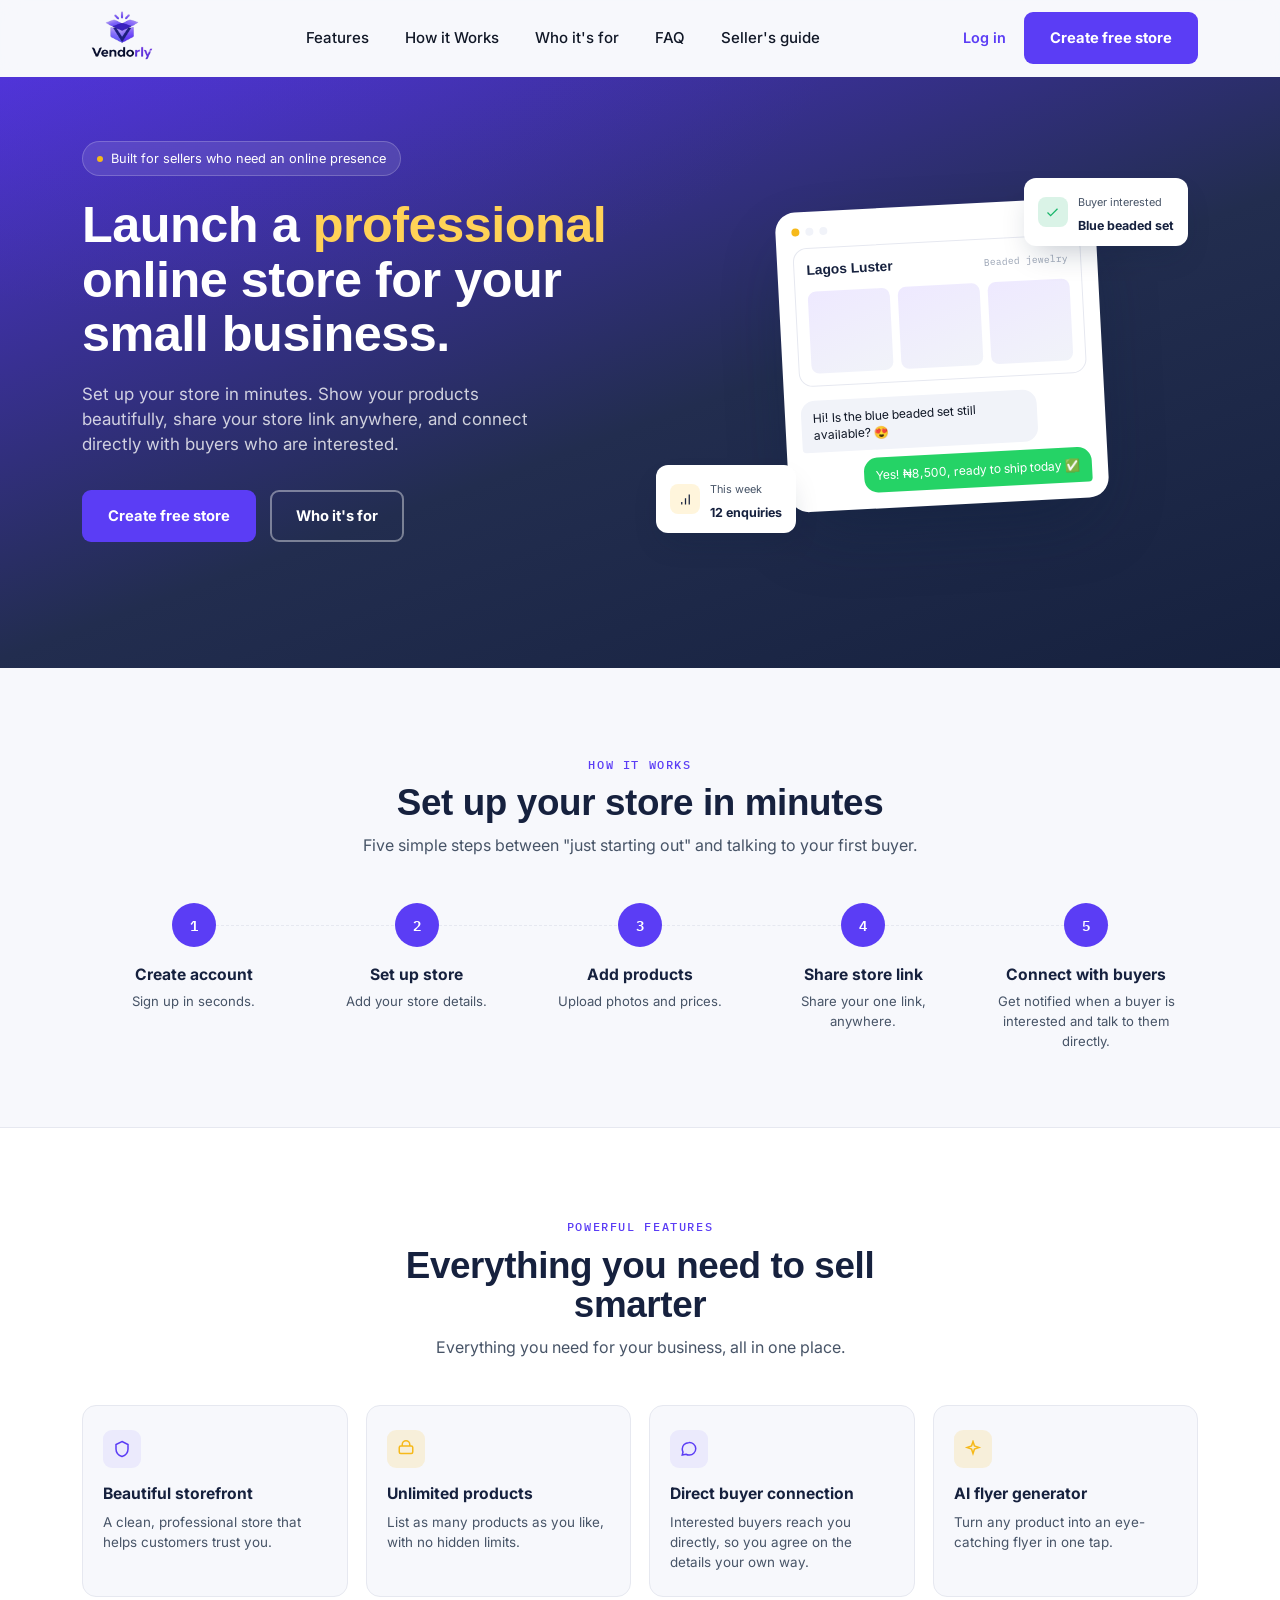
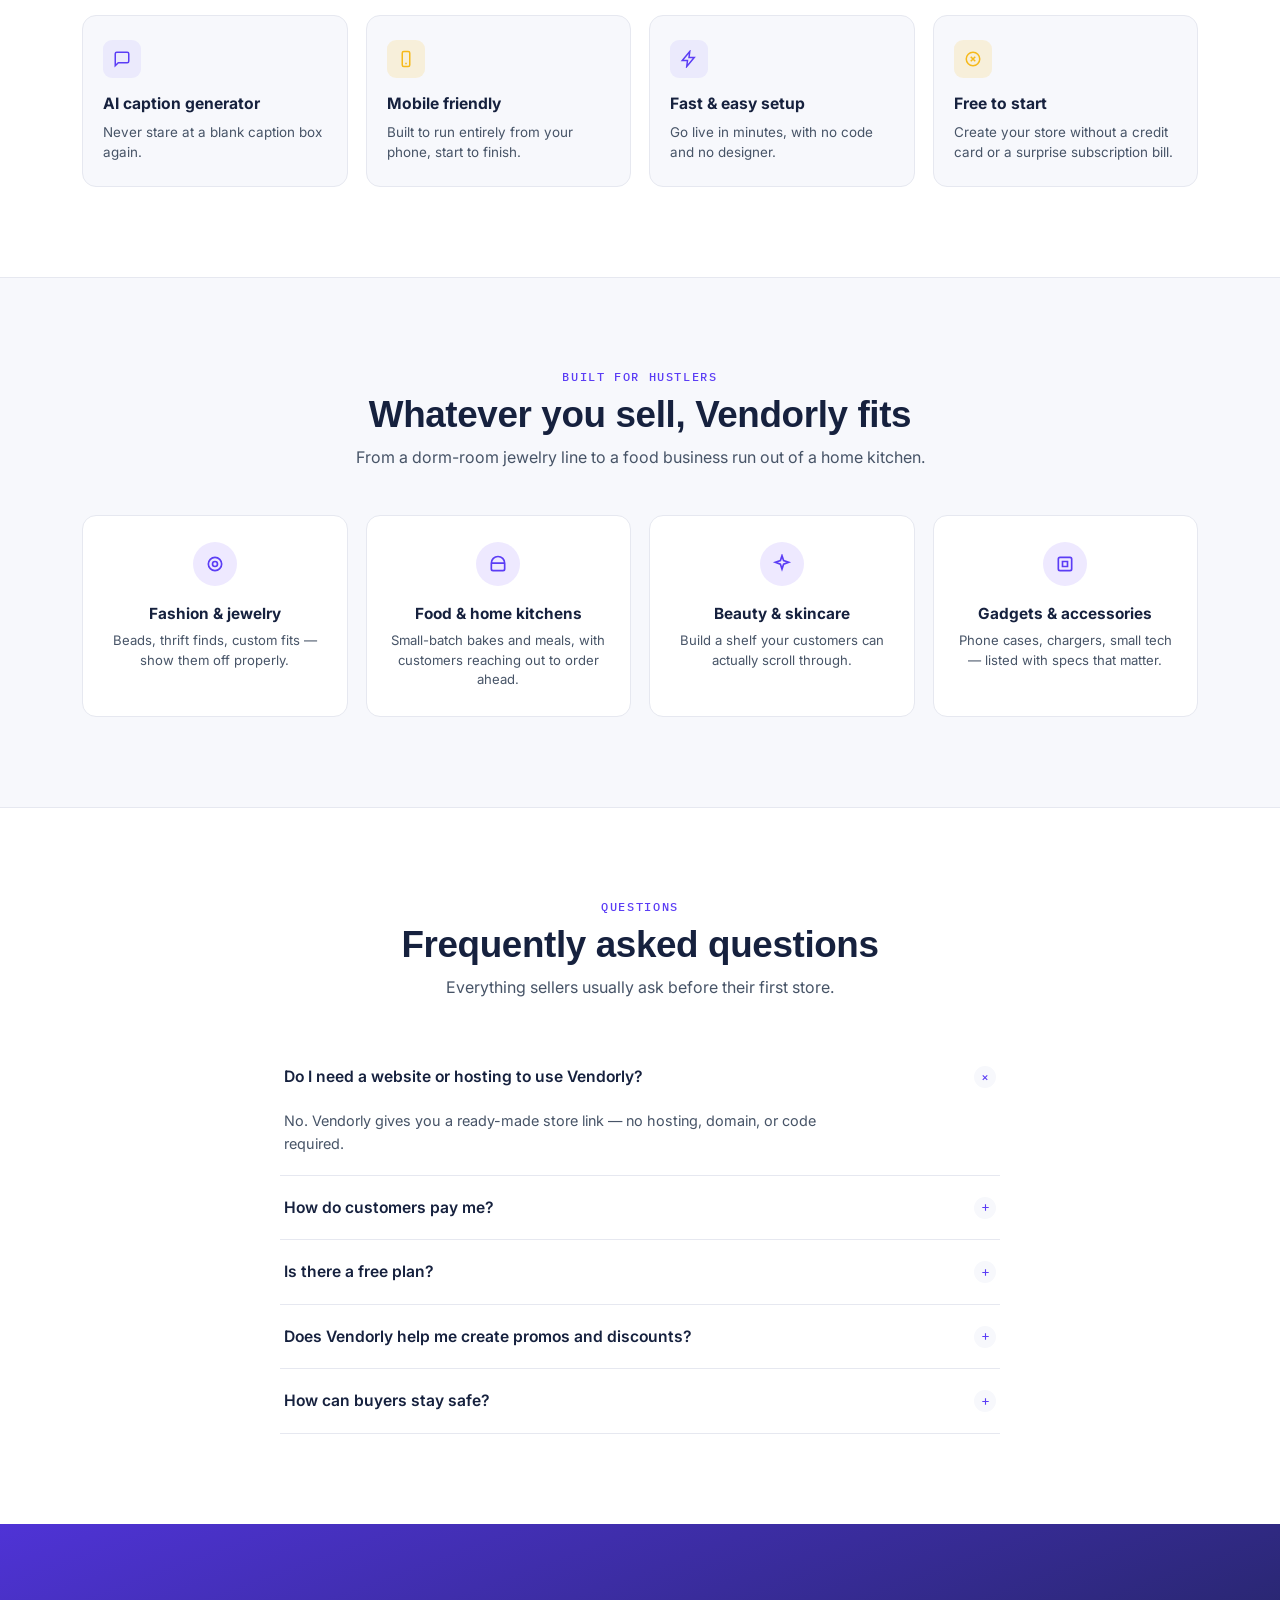
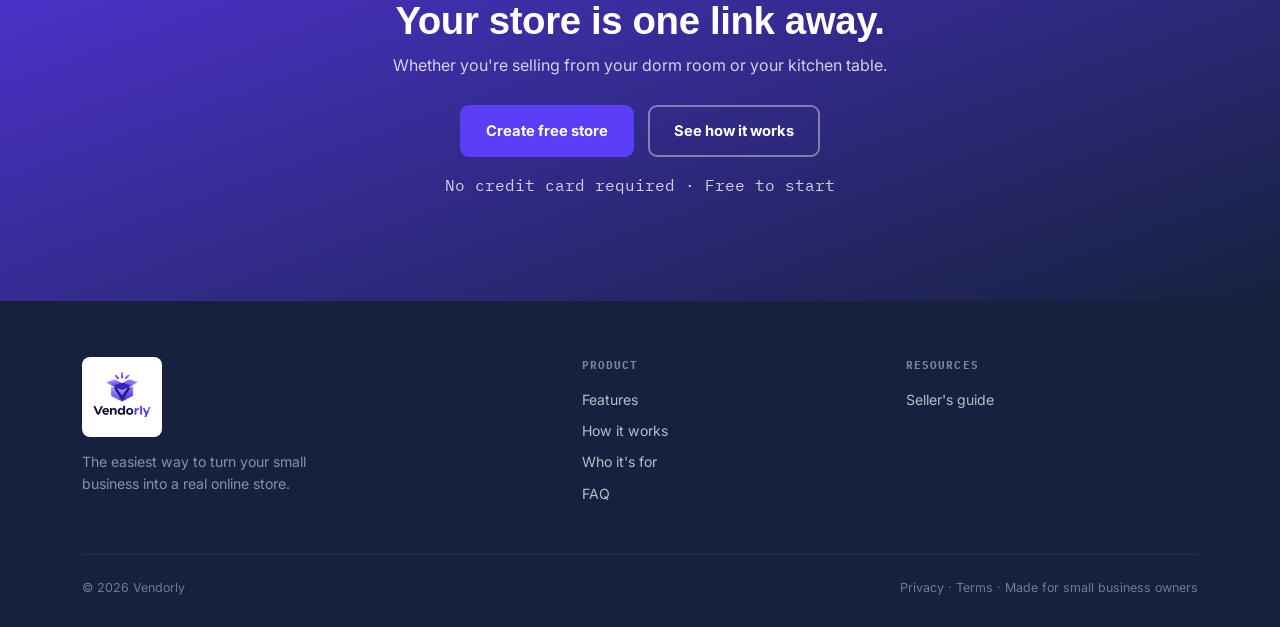
<file: index.html>
<!DOCTYPE html>
<html lang="en">


<head>
  <meta charset="UTF-8">
  <meta name="viewport" content="width=device-width, initial-scale=1.0">

  <!-- SEO -->
  <title>Vendorly Nigeria - Online Stores for Small Businesses</title>

  <meta name="description"
    content="Vendorly helps Nigerian small business owners create professional online stores, showcase products, connect with buyers and generate AI-powered marketing flyers.">

  <meta name="robots" content="index, follow">

  <link rel="canonical" href="https://vendorly.com.ng/">

  <!-- Open Graph -->
  <meta property="og:type" content="website">
  <meta property="og:title" content="Vendorly Nigeria - Online Stores for Small Businesses">
  <meta property="og:description"
    content="Create your online store, showcase your products and connect with buyers using Vendorly.">
  <meta property="og:url" content="https://vendorly.com.ng/">
  <meta property="og:site_name" content="Vendorly">
  <meta property="og:image" content="https://vendorly.com.ng/assets/images/banner.jpg">

  <!-- Website identity -->
  <script type="application/ld+json">
  {
    "@context": "https://schema.org",
    "@type": "WebSite",
    "name": "Vendorly",
    "alternateName": "Vendorly Nigeria",
    "url": "https://vendorly.com.ng/"
  }
  </script>

  <!-- Favicon -->
  <link rel="icon" type="image/png" sizes="96x96" href="/assets/favicon/favicon-96x96.png">
  <link rel="icon" type="image/x-icon" href="/assets/favicon/favicon.ico">
  <link rel="icon" type="image/svg+xml" href="/assets/favicon/favicon.svg">
  <link rel="apple-touch-icon" sizes="180x180" href="/assets/favicon/apple-touch-icon.png">
  <link rel="manifest" href="assets/favicon/site.webmanifest">

  <!-- Stylesheet -->
  <link rel="stylesheet" href="assets/css/vendorly-landing.css">

  <!-- Fonts -->
  <link rel="preconnect" href="https://fonts.googleapis.com">
  <link rel="preconnect" href="https://fonts.gstatic.com" crossorigin>

  <link
    href="https://fonts.googleapis.com/css2?family=Archivo+Expanded:wght@600;700;800&family=Inter:wght@400;500;600;700&family=IBM+Plex+Mono:wght@400;500;600&display=swap"
    rel="stylesheet">
</head>


<body>
  <header id="site-header">
    <div class="wrap">
      <nav>
        <a href="#top" class="logo">
          <img src="assets/images/vendorly-logo-name.png" alt="Vendorly logo" decoding="async">
        </a>
        <ul class="nav-links">
          <li><a href="#features">Features</a></li>
          <li><a href="#how">How it Works</a></li>
          <li><a href="#usecases">Who it's for</a></li>
          <li><a href="#faq">FAQ</a></li>
          <li><a href="sellers-guide.html">Seller's guide</a></li>
          <!-- Mobile-only actions -->
          <li class="mobile-login-action">
            <a href="login.html">Log in</a>
          </li>
          <li class="mobile-store-action">
            <a href="signup.html" class="btn btn-primary">Create free store</a>
          </li>
        </ul>
        <div class="nav-actions">
          <a href="login.html" class="ghost-link">Log in</a>
          <a href="signup.html" class="btn btn-primary solid-blue">Create free store</a>
          <button class="hamburger" aria-label="Menu"
            aria-expanded="false"><span></span><span></span><span></span></button>
        </div>
      </nav>
    </div>
  </header>
  <main id="top">
    <!-- HERO -->
    <section class="hero">
      <div class="wrap hero-inner">
        <div>
          <span class="hero-badge"><span class="dot"></span>Built for sellers who need an online presence</span>
          <h1 class="display">Launch a <em>professional</em> online store for your small business.</h1>
          <p class="lede">Set up your store in minutes. Show your products beautifully, share your store link anywhere,
            and connect directly with buyers who are interested.</p>
          <div class="hero-ctas">
            <a href="signup.html" class="btn btn-primary">Create free store</a>
            <a href="#usecases" class="btn btn-outline on-dark">Who it's for</a>
          </div>
        </div>

        <div class="hero-visual">
          <div class="hero-mock">
            <div class="mock-dots"><span></span><span></span><span></span></div>
            <div class="mock-store">
              <div class="mock-store-header">
                <span class="mock-store-name">Lagos Luster</span>
                <span class="mock-store-tag">Beaded jewelry</span>
              </div>
              <div class="mock-store-grid">
                <div class="mock-product"></div>
                <div class="mock-product"></div>
                <div class="mock-product"></div>
              </div>
            </div>
            <div class="mock-chat">
              <div class="chat-row in">
                <p class="chat-bubble in">Hi! Is the blue beaded set still available? 😍</p>
              </div>
              <div class="chat-row out">
                <p class="chat-bubble out">Yes! ₦8,500, ready to ship today ✅</p>
              </div>
            </div>
          </div>
          <div class="float-card float-1">
            <span class="f-icon"><svg viewBox="0 0 24 24" fill="none" stroke="currentColor" stroke-width="2">
                <path d="M20 6L9 17l-5-5" />
              </svg></span>
            <div><span class="f-label">Buyer interested</span><br><span class="f-value">Blue beaded set</span></div>
          </div>
          <div class="float-card float-3">
            <span class="f-icon"><svg viewBox="0 0 24 24" fill="none" stroke="currentColor" stroke-width="2">
                <path d="M12 20V10M18 20V4M6 20v-4" />
              </svg></span>
            <div><span class="f-label">This week</span><br><span class="f-value">12 enquiries</span></div>
          </div>
        </div>
      </div>
    </section>

    <!-- HOW IT WORKS -->
    <section class="how" id="how">
      <div class="wrap">
        <div class="section-head">
          <span class="eyebrow">How it works</span>
          <h2 class="display">Set up your store in minutes</h2>
          <p>Five simple steps between "just starting out" and talking to your first buyer.</p>
        </div>
        <div class="how-grid">
          <div class="how-step"><span class="how-num">1</span>
            <h3>Create account</h3>
            <p>Sign up in seconds.</p>
          </div>
          <div class="how-step"><span class="how-num">2</span>
            <h3>Set up store</h3>
            <p>Add your store details.</p>
          </div>
          <div class="how-step"><span class="how-num">3</span>
            <h3>Add products</h3>
            <p>Upload photos and prices.</p>
          </div>
          <div class="how-step"><span class="how-num">4</span>
            <h3>Share store link</h3>
            <p>Share your one link, anywhere.</p>
          </div>
          <div class="how-step"><span class="how-num">5</span>
            <h3>Connect with buyers</h3>
            <p>Get notified when a buyer is interested and talk to them directly.</p>
          </div>
        </div>
      </div>
    </section>

    <!-- FEATURES -->
    <section class="features" id="features">
      <div class="wrap">
        <div class="section-head">
          <span class="eyebrow">Powerful features</span>
          <h2 class="display">Everything you need to sell smarter</h2>
          <p>Everything you need for your business, all in one place.</p>
        </div>
        <div class="feature-grid">
          <div class="feature-card">
            <span class="feature-icon"><svg viewBox="0 0 24 24" fill="none" stroke="currentColor" stroke-width="2">
                <path d="M12 2l8 4v6c0 5-3.5 8.5-8 10-4.5-1.5-8-5-8-10V6l8-4z" />
              </svg></span>
            <h3>Beautiful storefront</h3>
            <p>A clean, professional store that helps customers trust you.</p>
          </div>
          <div class="feature-card">
            <span class="feature-icon"><svg viewBox="0 0 24 24" fill="none" stroke="currentColor" stroke-width="2">
                <rect x="3" y="8" width="18" height="10" rx="2" />
                <path d="M7 8V6a5 5 0 0 1 10 0v2" />
              </svg></span>
            <h3>Unlimited products</h3>
            <p>List as many products as you like, with no hidden limits.</p>
          </div>
          <div class="feature-card">
            <span class="feature-icon"><svg viewBox="0 0 24 24" fill="none" stroke="currentColor" stroke-width="2">
                <path
                  d="M21 11.5a8.38 8.38 0 0 1-9 8.5 8.5 8.5 0 0 1-4-1L3 20l1-4a8.38 8.38 0 0 1-1-4 8.5 8.5 0 0 1 8.5-8.5A8.38 8.38 0 0 1 21 11.5z" />
              </svg></span>
            <h3>Direct buyer connection</h3>
            <p>Interested buyers reach you directly, so you agree on the details your own way.</p>
          </div>
          <div class="feature-card">
            <span class="feature-icon"><svg viewBox="0 0 24 24" fill="none" stroke="currentColor" stroke-width="2">
                <path d="M12 2l1.9 5.8L20 10l-6.1 2.2L12 18l-1.9-5.8L4 10l6.1-2.2L12 2z" />
              </svg></span>
            <h3>AI flyer generator</h3>
            <p>Turn any product into an eye-catching flyer in one tap.</p>
          </div>
          <div class="feature-card">
            <span class="feature-icon"><svg viewBox="0 0 24 24" fill="none" stroke="currentColor" stroke-width="2">
                <path d="M21 15a2 2 0 0 1-2 2H7l-4 4V5a2 2 0 0 1 2-2h14a2 2 0 0 1 2 2z" />
              </svg></span>
            <h3>AI caption generator</h3>
            <p>Never stare at a blank caption box again.</p>
          </div>
          <div class="feature-card">
            <span class="feature-icon"><svg viewBox="0 0 24 24" fill="none" stroke="currentColor" stroke-width="2">
                <rect x="7" y="2" width="10" height="20" rx="2" />
                <path d="M11 18h2" />
              </svg></span>
            <h3>Mobile friendly</h3>
            <p>Built to run entirely from your phone, start to finish.</p>
          </div>
          <div class="feature-card">
            <span class="feature-icon"><svg viewBox="0 0 24 24" fill="none" stroke="currentColor" stroke-width="2">
                <path d="M13 2 3 14h7l-1 8 10-12h-7z" />
              </svg></span>
            <h3>Fast &amp; easy setup</h3>
            <p>Go live in minutes, with no code and no designer.</p>
          </div>
          <div class="feature-card">
            <span class="feature-icon"><svg viewBox="0 0 24 24" fill="none" stroke="currentColor" stroke-width="2">
                <circle cx="12" cy="12" r="9" />
                <path d="M9 9l6 6M15 9l-6 6" />
              </svg></span>
            <h3>Free to start</h3>
            <p>Create your store without a credit card or a surprise subscription bill.</p>
          </div>
        </div>
      </div>
    </section>

    <!-- WHO IT'S FOR -->
    <section class="usecases" id="usecases">
      <div class="wrap">
        <div class="section-head">
          <span class="eyebrow">Built for hustlers</span>
          <h2 class="display">Whatever you sell, Vendorly fits</h2>
          <p>From a dorm-room jewelry line to a food business run out of a home kitchen.</p>
        </div>
        <div class="usecase-grid">
          <div class="usecase-card">
            <span class="usecase-icon"><svg viewBox="0 0 24 24" fill="none" stroke="currentColor" stroke-width="2">
                <circle cx="12" cy="12" r="8" />
                <circle cx="12" cy="12" r="3" />
              </svg></span>
            <h3>Fashion &amp; jewelry</h3>
            <p>Beads, thrift finds, custom fits — show them off properly.</p>
          </div>
          <div class="usecase-card">
            <span class="usecase-icon"><svg viewBox="0 0 24 24" fill="none" stroke="currentColor" stroke-width="2">
                <path d="M4 11h16M4 11a8 8 0 0 1 16 0M4 11v7a2 2 0 0 0 2 2h12a2 2 0 0 0 2-2v-7" />
              </svg></span>
            <h3>Food &amp; home kitchens</h3>
            <p>Small-batch bakes and meals, with customers reaching out to order ahead.</p>
          </div>
          <div class="usecase-card">
            <span class="usecase-icon"><svg viewBox="0 0 24 24" fill="none" stroke="currentColor" stroke-width="2">
                <path d="M12 2l1.9 5.8L20 10l-6.1 2.2L12 18l-1.9-5.8L4 10l6.1-2.2L12 2z" />
              </svg></span>
            <h3>Beauty &amp; skincare</h3>
            <p>Build a shelf your customers can actually scroll through.</p>
          </div>
          <div class="usecase-card">
            <span class="usecase-icon"><svg viewBox="0 0 24 24" fill="none" stroke="currentColor" stroke-width="2">
                <rect x="4" y="4" width="16" height="16" rx="2" />
                <path d="M9 9h6v6H9z" />
              </svg></span>
            <h3>Gadgets &amp; accessories</h3>
            <p>Phone cases, chargers, small tech — listed with specs that matter.</p>
          </div>
        </div>
      </div>
    </section>

    <!-- FAQ -->
    <section class="faq" id="faq">
      <div class="wrap">
        <div class="section-head">
          <span class="eyebrow">Questions</span>
          <h2 class="display">Frequently asked questions</h2>
          <p>Everything sellers usually ask before their first store.</p>
        </div>
        <div class="faq-list">
          <details class="faq-item" open>
            <summary>Do I need a website or hosting to use Vendorly?<span class="plus"><svg viewBox="0 0 24 24"
                  fill="none" stroke="currentColor" stroke-width="2.4">
                  <path d="M12 5v14M5 12h14" />
                </svg></span></summary>
            <p>No. Vendorly gives you a ready-made store link — no hosting, domain, or code required.</p>
          </details>
          <details class="faq-item">
            <summary>How do customers pay me?<span class="plus"><svg viewBox="0 0 24 24" fill="none"
                  stroke="currentColor" stroke-width="2.4">
                  <path d="M12 5v14M5 12h14" />
                </svg></span></summary>
            <p>Vendorly connects you with buyers. You agree on payment and delivery directly with them, such as bank
              transfer or pay on delivery. Vendorly doesn't process payments or hold your money.</p>
          </details>
          <details class="faq-item">
            <summary>Is there a free plan?<span class="plus"><svg viewBox="0 0 24 24" fill="none" stroke="currentColor"
                  stroke-width="2.4">
                  <path d="M12 5v14M5 12h14" />
                </svg></span></summary>
            <p>Yes — you can create your store and start sharing it for free, no credit card required.</p>
          </details>
          <details class="faq-item">
            <summary>Does Vendorly help me create promos and discounts?<span class="plus"><svg viewBox="0 0 24 24"
                  fill="none" stroke="currentColor" stroke-width="2.4">
                  <path d="M12 5v14M5 12h14" />
                </svg></span></summary>
            <p>Yes — the built-in AI Marketing Studio generates ready-to-send content like flash sale announcements and
              discount promos, so you can post them straight to your social media or your store.</p>
          </details>
          <details class="faq-item">
            <summary>How can buyers stay safe?<span class="plus"><svg viewBox="0 0 24 24" fill="none"
                  stroke="currentColor" stroke-width="2.4">
                  <path d="M12 5v14M5 12h14" />
                </svg></span></summary>
            <p>Buyers deal with sellers directly, so we encourage them to confirm product details, price, and delivery
              with the seller before paying.</p>
          </details>
        </div>
      </div>
    </section>

    <!-- CTA -->
    <section class="cta-banner">
      <div class="wrap">
        <h2 class="display">Your store is one link away.</h2>
        <p>Whether you're selling from your dorm room or your kitchen table.</p>
        <div class="hero-ctas">
          <a href="signup.html" class="btn btn-primary">Create free store</a>
          <a href="#how" class="btn btn-outline on-dark">See how it works</a>
        </div>
        <p class="cta-note">No credit card required · Free to start</p>
      </div>
    </section>

  </main>

  <footer id="footer">
    <div class="wrap">
      <div class="footer-grid">
        <div class="footer-brand">
          <a href="#top" class="logo">
            <img src="assets/images/vendorly-logo-name.png" alt="Vendorly logo" decoding="async">
          </a>
          <p>The easiest way to turn your small business into a real online store.</p>
        </div>
        <div>
          <h4>Product</h4>
          <ul>
            <li><a href="#features">Features</a></li>
            <li><a href="#how">How it works</a></li>
            <li><a href="#usecases">Who it's for</a></li>
            <li><a href="#faq">FAQ</a></li>
          </ul>
        </div>
        <div>
          <h4>Resources</h4>
          <ul>
            <li><a href="sellers-guide.html">Seller's guide</a></li>
          </ul>
        </div>
      </div>
      <div class="footer-bottom">
        <span>© 2026 Vendorly</span>
        <span><a href="privacy.html">Privacy</a> · <a href="terms.html">Terms</a> · Made for small business
          owners</span>
      </div>
    </div>
  </footer>
  <script src="assets/js/vendorly-landing.js"></script>

</body>

</html>
</file>
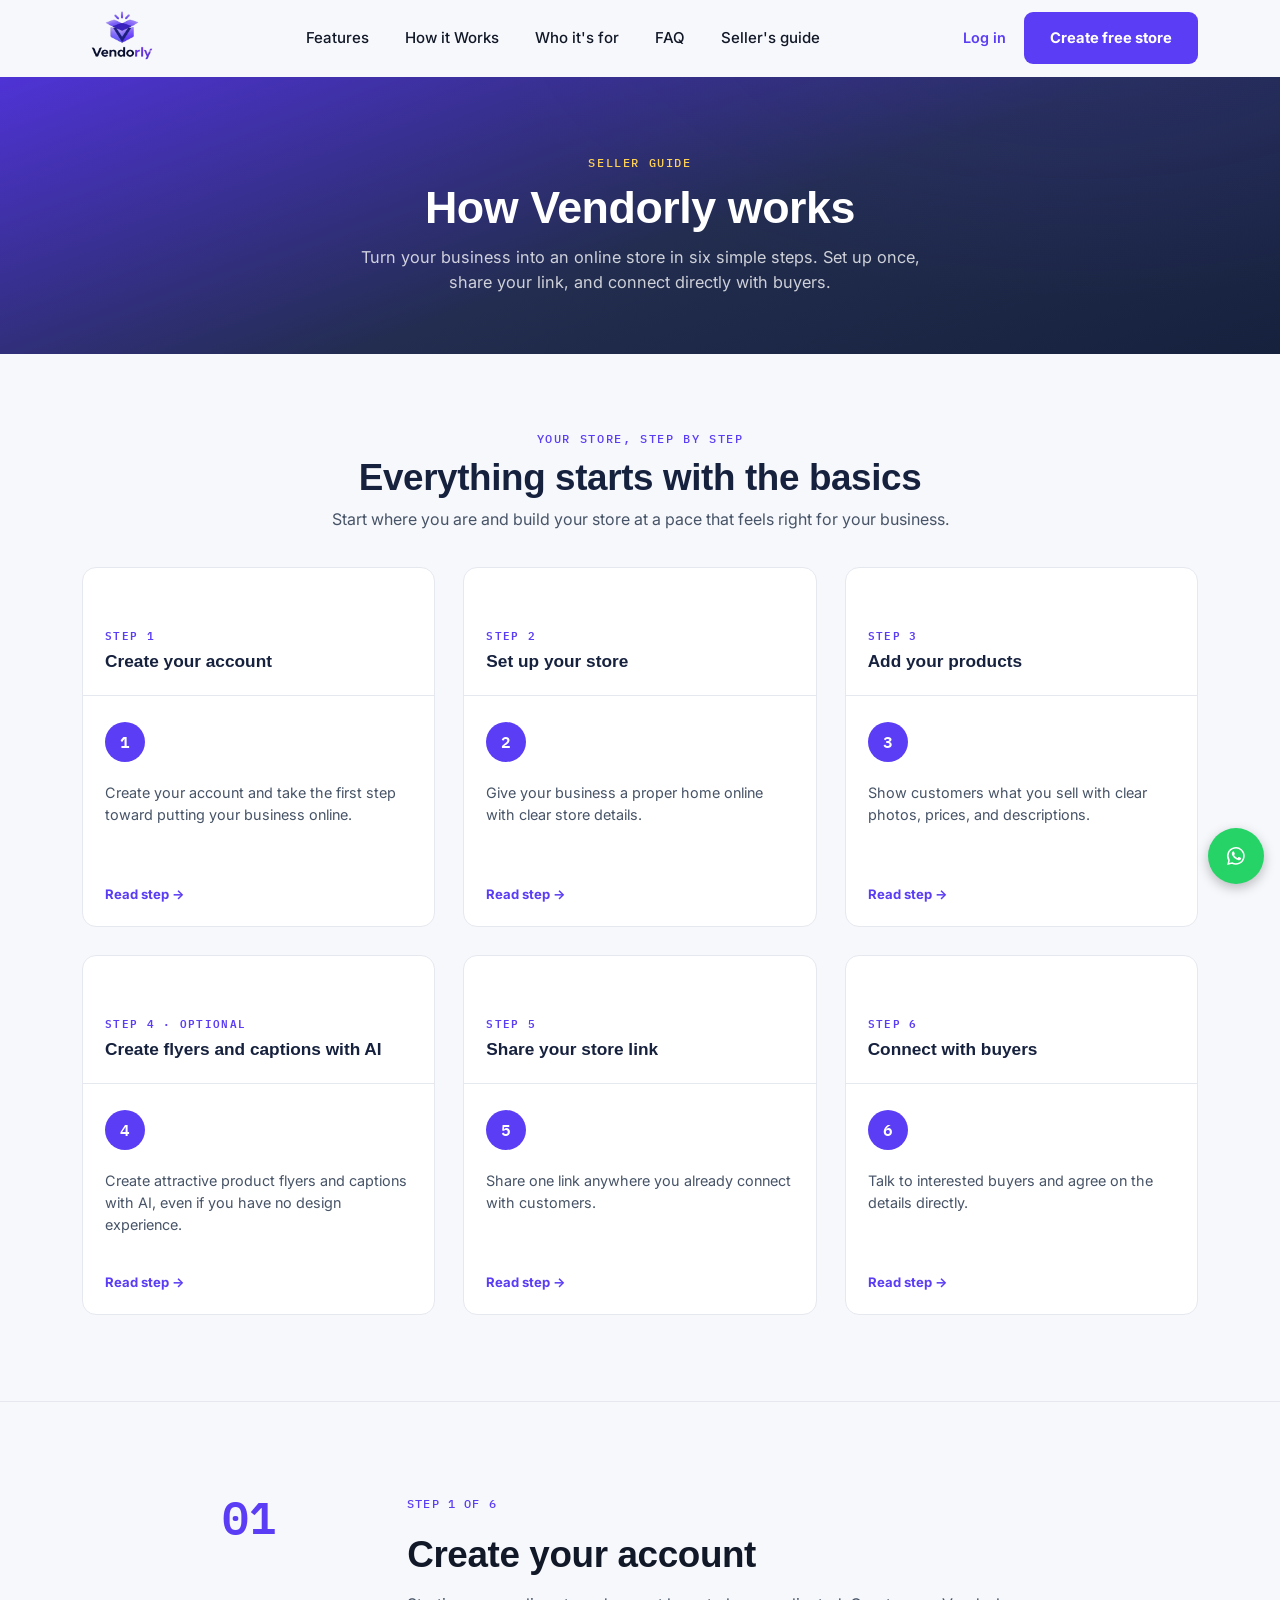
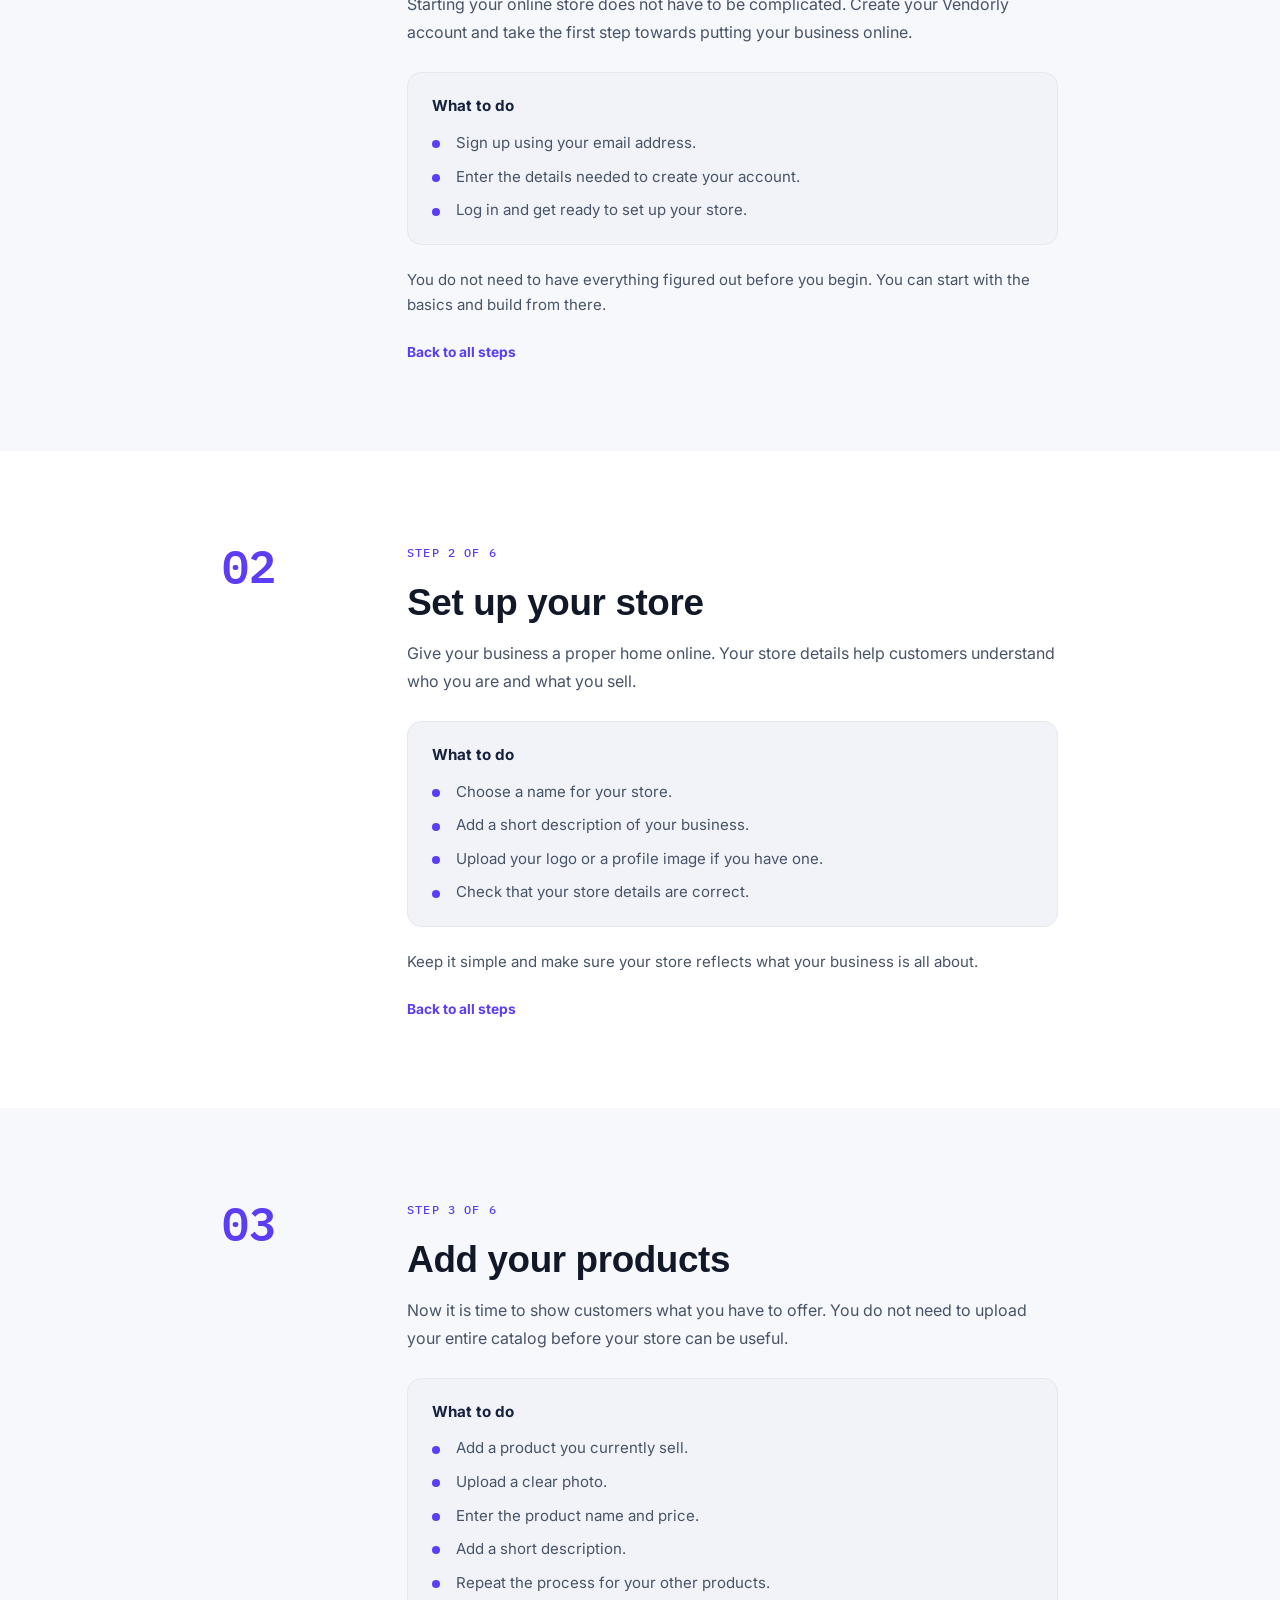
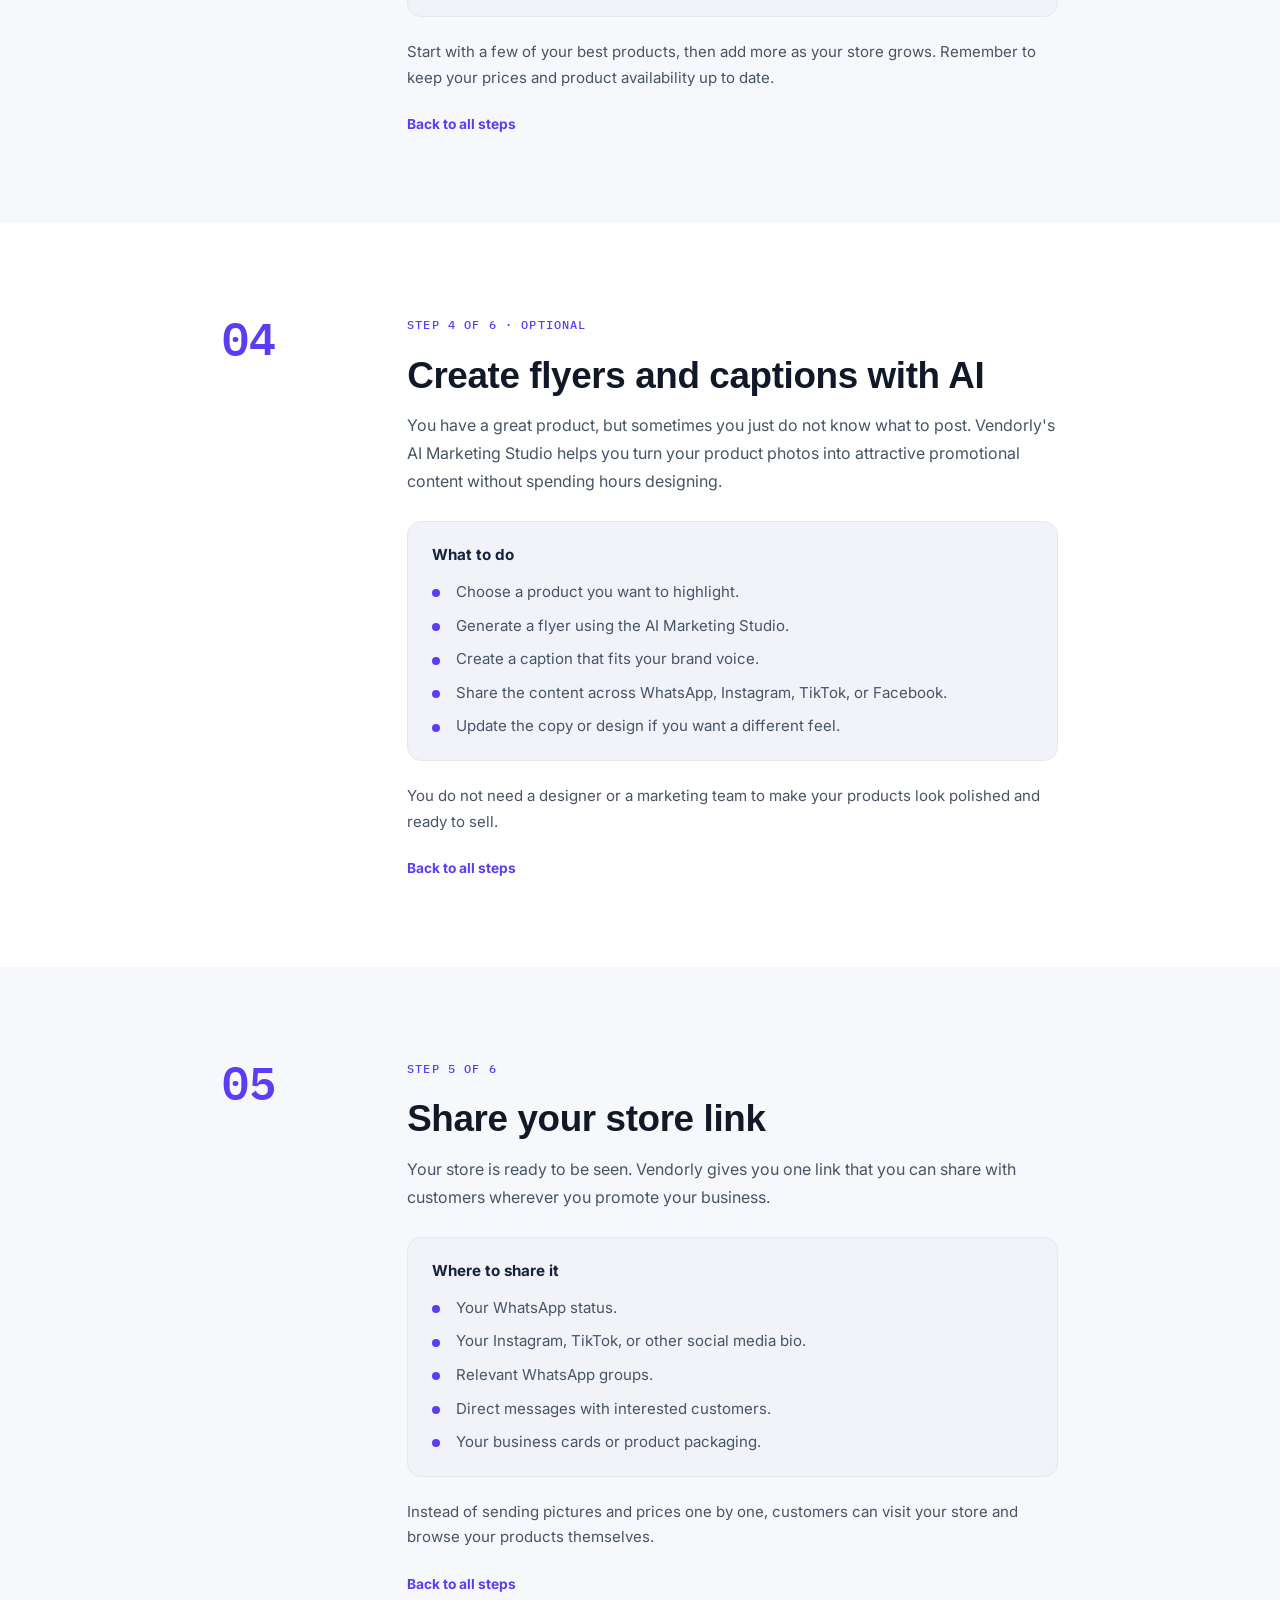
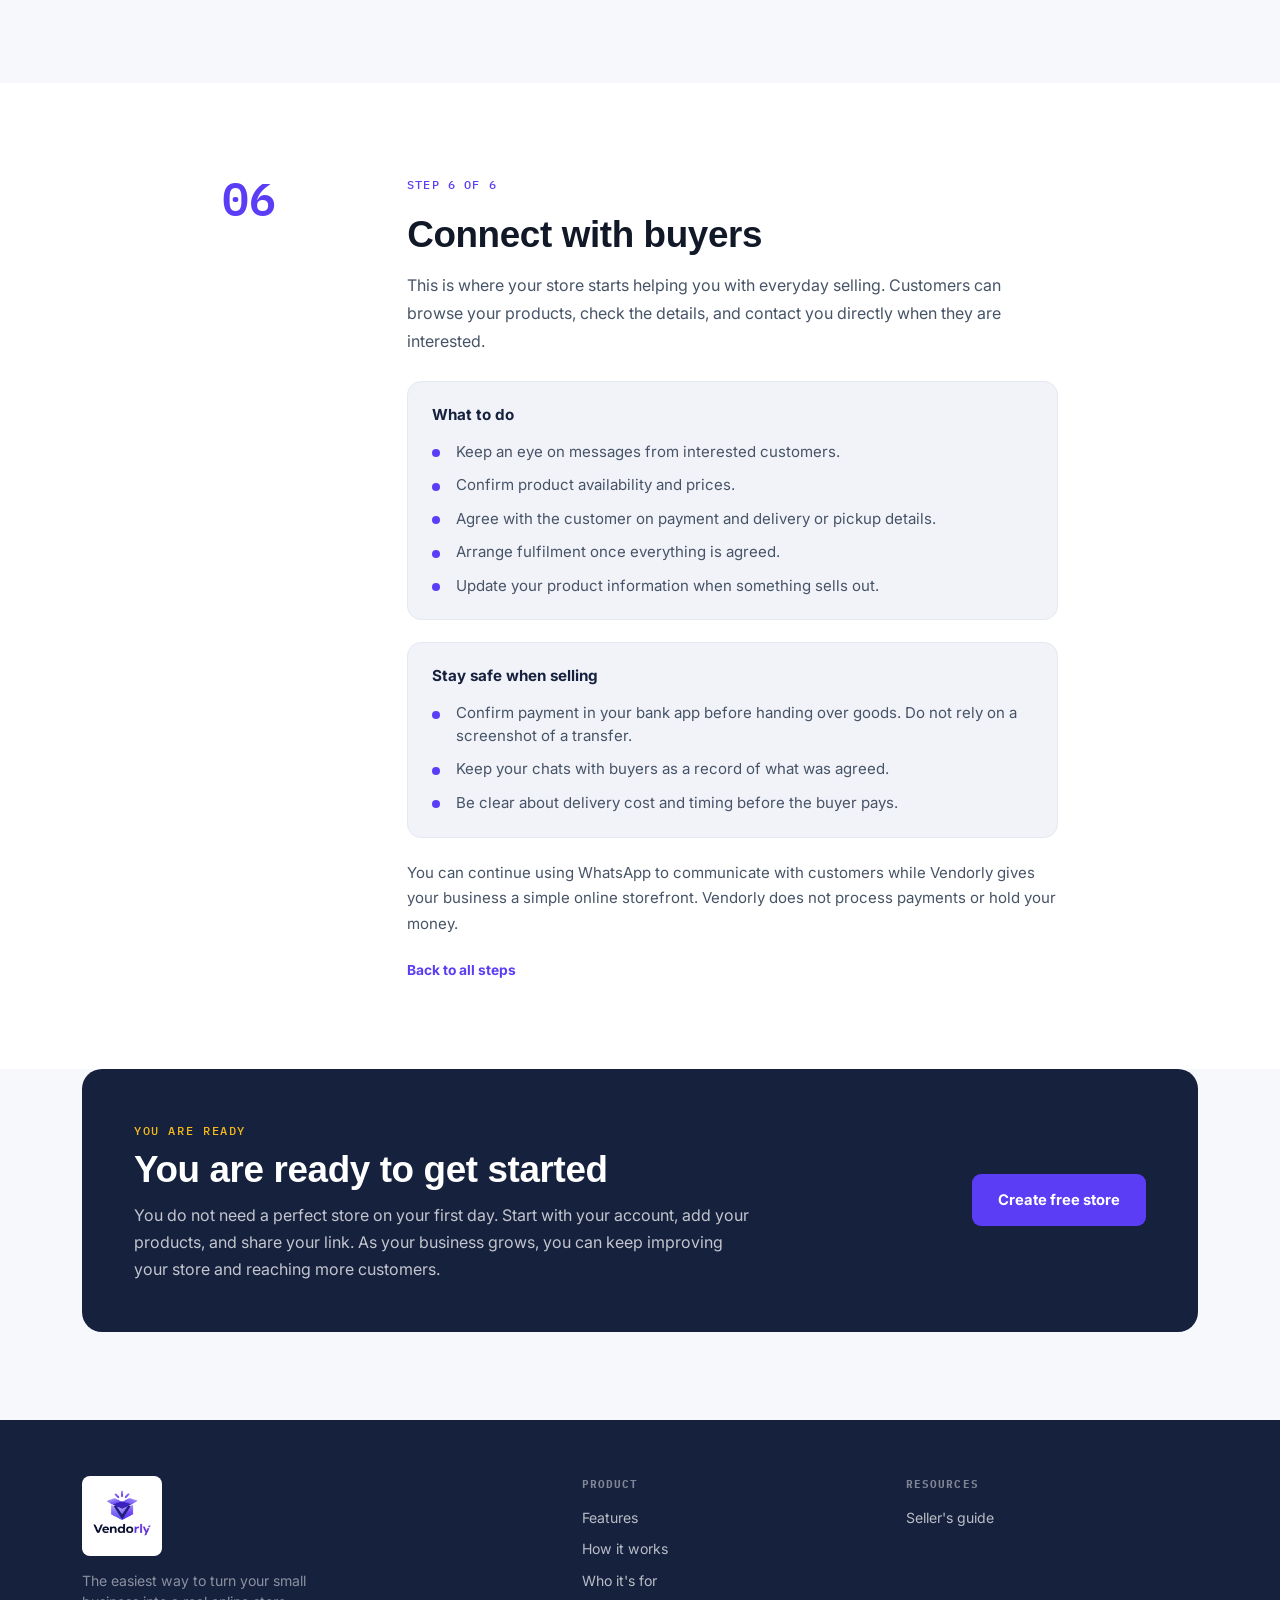
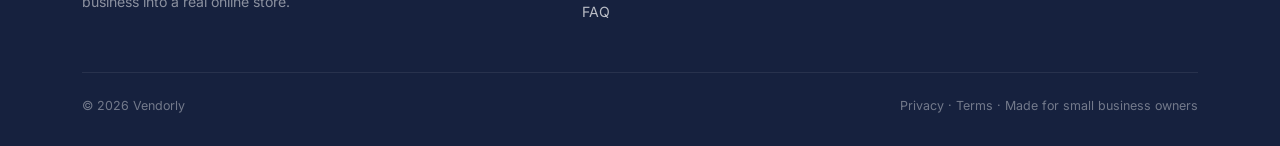
<file: sellers-guide.html>
<!DOCTYPE html>
<html lang="en">

<head>
  <meta charset="UTF-8">
  <meta name="viewport" content="width=device-width, initial-scale=1.0">
  <title>How Vendorly works | Seller Guide</title>
  <link rel="icon" type="image/png" sizes="96x96" href="/assets/favicon/favicon-96x96.png">
  <link rel="icon" type="image/x-icon" href="/assets/favicon/favicon.ico">
  <link rel="icon" type="image/svg+xml" href="/assets/favicon/favicon.svg">
  <link rel="apple-touch-icon" sizes="180x180" href="/assets/favicon/apple-touch-icon.png">
  <link rel="manifest" href="assets/favicon/site.webmanifest">
  <link rel="stylesheet" href="assets/css/vendorly-landing.css">
  <link rel="stylesheet" href="assets/components/vendor-community.css">
  <link rel="preconnect" href="https://fonts.googleapis.com">
  <link rel="preconnect" href="https://fonts.gstatic.com" crossorigin>
  <link
    href="https://fonts.googleapis.com/css2?family=Archivo+Expanded:wght@600;700;800&family=Inter:wght@400;500;600;700&family=IBM+Plex+Mono:wght@400;500;600&display=swap"
    rel="stylesheet">
</head>

<body>
  <header id="site-header">
    <div class="wrap">
      <nav>
        <a href="index.html" class="logo">
          <img src="assets/images/vendorly-logo-name.png" alt="Vendorly logo" decoding="async">
        </a>
        <ul class="nav-links">
          <li><a href="index.html#features">Features</a></li>
          <li><a href="index.html#how">How it Works</a></li>
          <li><a href="index.html#usecases">Who it's for</a></li>
          <li><a href="index.html#faq">FAQ</a></li>
          <li><a href="sellers-guide.html">Seller's guide</a></li>
          <li class="mobile-login-action"><a href="login.html">Log in</a></li>
          <li class="mobile-store-action"><a href="signup.html" class="btn btn-primary">Create free store</a></li>
        </ul>
        <div class="nav-actions">
          <a href="login.html" class="ghost-link">Log in</a>
          <a href="signup.html" class="btn btn-primary solid-blue">Create free store</a>
          <button class="hamburger" aria-label="Menu"
            aria-expanded="false"><span></span><span></span><span></span></button>
        </div>
      </nav>
    </div>
  </header>

  <main id="top-guides" class="seller-guide-page">
    <section class="guide-hero">
      <div class="wrap guide-hero-inner">
        <span class="eyebrow">Seller guide</span>
        <h1 class="display">How Vendorly works</h1>
        <p class="lede">Turn your business into an online store in six simple steps. Set up once, share your link, and
          connect directly with buyers.</p>
      </div>
    </section>

    <section class="guide-index guide-steps-section" aria-labelledby="steps-heading">
      <div class="wrap">
        <div class="section-head guide-section-head">
          <span class="eyebrow">Your store, step by step</span>
          <h2 class="display" id="steps-heading">Everything starts with the basics</h2>
          <p>Start where you are and build your store at a pace that feels right for your business.</p>
        </div>

        <div class="guide-grid">
          <a href="#step-1" class="guide-card guide-step-card">
            <div class="guide-card-heading"><span class="guide-label">Step 1</span>
              <h3>Create your account</h3>
            </div>
            <div class="guide-card-content"><span class="guide-number">1</span>
              <p>Create your account and take the first step toward putting your business online.</p><span
                class="guide-read">Read step <span aria-hidden="true">&rarr;</span></span>
            </div>
          </a>
          <a href="#step-2" class="guide-card guide-step-card">
            <div class="guide-card-heading"><span class="guide-label">Step 2</span>
              <h3>Set up your store</h3>
            </div>
            <div class="guide-card-content"><span class="guide-number">2</span>
              <p>Give your business a proper home online with clear store details.</p><span class="guide-read">Read step
                <span aria-hidden="true">&rarr;</span></span>
            </div>
          </a>
          <a href="#step-3" class="guide-card guide-step-card">
            <div class="guide-card-heading"><span class="guide-label">Step 3</span>
              <h3>Add your products</h3>
            </div>
            <div class="guide-card-content"><span class="guide-number">3</span>
              <p>Show customers what you sell with clear photos, prices, and descriptions.</p><span
                class="guide-read">Read step <span aria-hidden="true">&rarr;</span></span>
            </div>
          </a>
          <a href="#step-4" class="guide-card guide-step-card">
            <div class="guide-card-heading"><span class="guide-label">Step 4 · Optional</span>
              <h3>Create flyers and captions with AI</h3>
            </div>
            <div class="guide-card-content"><span class="guide-number">4</span>
              <p>Create attractive product flyers and captions with AI, even if you have no design experience.</p><span
                class="guide-read">Read step <span aria-hidden="true">&rarr;</span></span>
            </div>
          </a>
          <a href="#step-5" class="guide-card guide-step-card">
            <div class="guide-card-heading"><span class="guide-label">Step 5</span>
              <h3>Share your store link</h3>
            </div>
            <div class="guide-card-content"><span class="guide-number">5</span>
              <p>Share one link anywhere you already connect with customers.</p><span class="guide-read">Read step <span
                  aria-hidden="true">&rarr;</span></span>
            </div>
          </a>
          <a href="#step-6" class="guide-card guide-step-card">
            <div class="guide-card-heading"><span class="guide-label">Step 6</span>
              <h3>Connect with buyers</h3>
            </div>
            <div class="guide-card-content"><span class="guide-number">6</span>
              <p>Talk to interested buyers and agree on the details directly.</p><span class="guide-read">Read
                step <span aria-hidden="true">&rarr;</span></span>
            </div>
          </a>
        </div>
      </div>
    </section>

    <section class="guide-details" aria-label="Detailed seller guide">
      <article class="guide-detail" id="step-1">
        <div class="wrap guide-detail-grid">
          <div class="guide-detail-index">01</div>
          <div><span class="guide-tag">Step 1 of 6</span>
            <h2 class="display">Create your account</h2>
            <p class="guide-detail-intro">Starting your online store does not have to be complicated. Create your
              Vendorly account and take the first step towards putting your business online.</p>
            <div class="guide-action-box">
              <h3>What to do</h3>
              <ul>
                <li>Sign up using your email address.</li>
                <li>Enter the details needed to create your account.</li>
                <li>Log in and get ready to set up your store.</li>
              </ul>
            </div>
            <p class="guide-detail-note">You do not need to have everything figured out before you begin. You can start
              with the basics and build from there.</p><a href="#top-guides" class="back-to-guides">Back to all
              steps</a>
          </div>
        </div>
      </article>
      <article class="guide-detail alt" id="step-2">
        <div class="wrap guide-detail-grid">
          <div class="guide-detail-index">02</div>
          <div><span class="guide-tag">Step 2 of 6</span>
            <h2 class="display">Set up your store</h2>
            <p class="guide-detail-intro">Give your business a proper home online. Your store details help customers
              understand who you are and what you sell.</p>
            <div class="guide-action-box">
              <h3>What to do</h3>
              <ul>
                <li>Choose a name for your store.</li>
                <li>Add a short description of your business.</li>
                <li>Upload your logo or a profile image if you have one.</li>
                <li>Check that your store details are correct.</li>
              </ul>
            </div>
            <p class="guide-detail-note">Keep it simple and make sure your store reflects what your business is all
              about.</p><a href="#top-guides" class="back-to-guides">Back to all steps</a>
          </div>
        </div>
      </article>
      <article class="guide-detail" id="step-3">
        <div class="wrap guide-detail-grid">
          <div class="guide-detail-index">03</div>
          <div><span class="guide-tag">Step 3 of 6</span>
            <h2 class="display">Add your products</h2>
            <p class="guide-detail-intro">Now it is time to show customers what you have to offer. You do not need to
              upload your entire catalog before your store can be useful.</p>
            <div class="guide-action-box">
              <h3>What to do</h3>
              <ul>
                <li>Add a product you currently sell.</li>
                <li>Upload a clear photo.</li>
                <li>Enter the product name and price.</li>
                <li>Add a short description.</li>
                <li>Repeat the process for your other products.</li>
              </ul>
            </div>
            <p class="guide-detail-note">Start with a few of your best products, then add more as your store grows.
              Remember to keep your prices and product availability up to date.</p><a href="#top-guides"
              class="back-to-guides">Back to all steps</a>
          </div>
        </div>
      </article>
      <article class="guide-detail alt" id="step-4">
        <div class="wrap guide-detail-grid">
          <div class="guide-detail-index">04</div>
          <div><span class="guide-tag">Step 4 of 6 · Optional</span>
            <h2 class="display">Create flyers and captions with AI</h2>
            <p class="guide-detail-intro">You have a great product, but sometimes you just do not know what to post.
              Vendorly's AI Marketing Studio helps you turn your product photos into attractive promotional content
              without spending hours designing.</p>
            <div class="guide-action-box">
              <h3>What to do</h3>
              <ul>
                <li>Choose a product you want to highlight.</li>
                <li>Generate a flyer using the AI Marketing Studio.</li>
                <li>Create a caption that fits your brand voice.</li>
                <li>Share the content across WhatsApp, Instagram, TikTok, or Facebook.</li>
                <li>Update the copy or design if you want a different feel.</li>
              </ul>
            </div>
            <p class="guide-detail-note">You do not need a designer or a marketing team to make your products look
              polished and ready to sell.</p><a href="#top-guides" class="back-to-guides">Back to all steps</a>
          </div>
        </div>
      </article>
      <article class="guide-detail" id="step-5">
        <div class="wrap guide-detail-grid">
          <div class="guide-detail-index">05</div>
          <div><span class="guide-tag">Step 5 of 6</span>
            <h2 class="display">Share your store link</h2>
            <p class="guide-detail-intro">Your store is ready to be seen. Vendorly gives you one link that you can share
              with customers wherever you promote your business.</p>
            <div class="guide-action-box">
              <h3>Where to share it</h3>
              <ul>
                <li>Your WhatsApp status.</li>
                <li>Your Instagram, TikTok, or other social media bio.</li>
                <li>Relevant WhatsApp groups.</li>
                <li>Direct messages with interested customers.</li>
                <li>Your business cards or product packaging.</li>
              </ul>
            </div>
            <p class="guide-detail-note">Instead of sending pictures and prices one by one, customers can visit your
              store and browse your products themselves.</p><a href="#top-guides" class="back-to-guides">Back to all
              steps</a>
          </div>
        </div>
      </article>
      <article class="guide-detail alt" id="step-6">
        <div class="wrap guide-detail-grid">
          <div class="guide-detail-index">06</div>
          <div><span class="guide-tag">Step 6 of 6</span>
            <h2 class="display">Connect with buyers</h2>
            <p class="guide-detail-intro">This is where your store starts helping you with everyday selling. Customers
              can browse your products, check the details, and contact you directly when they are interested.</p>
            <div class="guide-action-box">
              <h3>What to do</h3>
              <ul>
                <li>Keep an eye on messages from interested customers.</li>
                <li>Confirm product availability and prices.</li>
                <li>Agree with the customer on payment and delivery or pickup details.</li>
                <li>Arrange fulfilment once everything is agreed.</li>
                <li>Update your product information when something sells out.</li>
              </ul>
            </div>
            <div class="guide-action-box">
              <h3>Stay safe when selling</h3>
              <ul>
                <li>Confirm payment in your bank app before handing over goods. Do not rely on a screenshot of a
                  transfer.</li>
                <li>Keep your chats with buyers as a record of what was agreed.</li>
                <li>Be clear about delivery cost and timing before the buyer pays.</li>
              </ul>
            </div>
            <p class="guide-detail-note">You can continue using WhatsApp to communicate with customers while Vendorly
              gives your business a simple online storefront. Vendorly does not process payments or hold your money.</p>
            <a href="#top-guides" class="back-to-guides">Back to
              all steps</a>
          </div>
        </div>
      </article>
    </section>

    <section class="guide-closing">
      <div class="wrap">
        <div class="guide-closing-inner">
          <div><span class="eyebrow">You are ready</span>
            <h2 class="display">You are ready to get started</h2>
            <p>You do not need a perfect store on your first day. Start with your account, add your products, and share
              your link. As your business grows, you can keep improving your store and reaching more customers.</p>
          </div><a href="signup.html" class="btn btn-primary">Create free store</a>
        </div>
      </div>
    </section>
  </main>

  <footer id="footer">
    <div class="wrap">
      <div class="footer-grid">
        <div class="footer-brand"><a href="index.html" class="logo"><img src="assets/images/vendorly-logo-name.png"
              alt="Vendorly logo" decoding="async"></a>
          <p>The easiest way to turn your small business into a real online store.</p>
        </div>
        <div>
          <h4>Product</h4>
          <ul>
            <li><a href="index.html#features">Features</a></li>
            <li><a href="index.html#how">How it works</a></li>
            <li><a href="index.html#usecases">Who it's for</a></li>
            <li><a href="index.html#faq">FAQ</a></li>
          </ul>
        </div>
        <div>
          <h4>Resources</h4>
          <ul>
            <li><a href="sellers-guide.html">Seller's guide</a></li>
          </ul>
        </div>
      </div>
      <div class="footer-bottom"><span>© 2026 Vendorly</span><span><a href="privacy.html">Privacy</a> · <a
            href="terms.html">Terms</a> · Made for small business owners</span></div>
    </div>
  </footer>
  <script src="assets/js/vendorly-landing.js"></script>
  <script type="module">
    import { initVendorCommunityButton } from './assets/js/vendor-community.js'
    initVendorCommunityButton()
  </script>
</body>

</html>
</file>
<file: assets/css/vendorly-landing.css>
:root {
  --primary: #5b3df5;
  --primary-hover: #4a2fe0;
  --primary-light: #eee9ff;
  --bg: #f7f8fc;
  --surface: #ffffff;
  --surface-secondary: #f1f3f9;
  --border: #e6e8f0;
  --heading: #111827;
  --text: #475467;
  --muted: #98a2b3;
  --success: #18b56a;
  --warning: #f6b91a;
  --danger: #e5484d;
  --whatsapp: #25d366;
  --navy: #16213e;
  --navy-2: #1f2948;
  --blue: var(--primary);
  --blue-light: var(--primary-light);
  --yellow: var(--warning);
  --yellow-deep: var(--warning);
  --cream: var(--bg);
  --ink: var(--heading);
  --slate: var(--text);
  --line: var(--border);
  --white: var(--surface);
  --radius: 14px;
  --radius-lg: 20px;
}

* {
  margin: 0;
  padding: 0;
  box-sizing: border-box;
}

html {
  scroll-behavior: smooth;
}

section[id],
#top {
  scroll-margin-top: 76px;
}

body {
  font-family: "Inter", sans-serif;
  color: var(--heading);
  background: var(--bg);
  line-height: 1.5;
  -webkit-font-smoothing: antialiased;
}

img,
svg {
  display: block;
  max-width: 100%;
}

a {
  color: inherit;
  text-decoration: none;
}

button {
  font: inherit;
  cursor: pointer;
}

ul {
  list-style: none;
}

.display {
  font-family: "Archivo Expanded", sans-serif;
  font-weight: 800;
  letter-spacing: -0.01em;
  line-height: 1.08;
}

.mono {
  font-family: "IBM Plex Mono", monospace;
}

.eyebrow {
  font-family: "IBM Plex Mono", monospace;
  font-size: 0.72rem;
  font-weight: 500;
  letter-spacing: 0.14em;
  text-transform: uppercase;
  color: var(--blue);
}

.wrap {
  max-width: 1180px;
  margin: 0 auto;
  padding: 0 32px;
}

:focus-visible {
  outline: 3px solid var(--yellow-deep);
  outline-offset: 2px;
}

.hazard {
  height: 8px;
  background: repeating-linear-gradient(-45deg,
      var(--yellow),
      var(--yellow) 14px,
      var(--blue) 14px,
      var(--blue) 28px);
}

/* ---------- NAV ---------- */
header {
  position: sticky;
  top: 0;
  z-index: 100;
  background: rgba(247, 248, 252, 0.9);
  backdrop-filter: blur(10px);
  border-bottom: 1px solid transparent;
  transition:
    border-color 0.25s ease,
    box-shadow 0.25s ease;
}

header.scrolled {
  border-bottom-color: var(--line);
  box-shadow: 0 4px 20px rgba(11, 31, 58, 0.06);
}

nav {
  display: flex;
  align-items: center;
  justify-content: space-between;
  height: 76px;
}


.logo img {
  width: 80px;
  height: 80px;
  object-fit: contain;
  flex-shrink: 0;
}

.nav-links {
  display: flex;
  gap: 36px;
  font-size: 0.94rem;
  font-weight: 500;
}

.nav-links a {
  position: relative;
  color: var(--ink);
  padding: 6px 0;
}

.nav-links a::after {
  content: "";
  position: absolute;
  left: 0;
  bottom: 0;
  width: 0;
  height: 2px;
  background: var(--blue);
  transition: width 0.2s ease;
}

.nav-links a:hover::after {
  width: 100%;
}

.nav-actions {
  display: flex;
  align-items: center;
  gap: 18px;
}

.nav-actions .ghost-link {
  font-size: 0.9rem;
  font-weight: 600;
  color: var(--blue);
}

.mobile-store-action {
  display: none;
}

.mobile-login-action {
  display: none;
}

.hamburger {
  display: none;
  flex-direction: column;
  gap: 5px;
  background: none;
  border: none;
  padding: 6px;
}

.hamburger span {
  width: 24px;
  height: 2px;
  background: var(--navy);
}

.btn {
  display: inline-flex;
  align-items: center;
  gap: 8px;
  padding: 13px 24px;
  border-radius: 9px;
  font-weight: 700;
  font-size: 0.92rem;
  border: 2px solid transparent;
  transition:
    transform 0.15s ease,
    box-shadow 0.15s ease,
    background 0.15s ease;
  white-space: nowrap;
}

.btn-primary {
  background: var(--primary);
  color: var(--surface);
}

.btn-primary:hover {
  background: var(--primary-hover);
  transform: translateY(-2px);
  box-shadow: 0 8px 18px rgba(91, 61, 245, 0.22);
}

.btn-primary.solid-blue {
  background: var(--primary);
  color: var(--surface);
}

.btn-primary.solid-blue:hover {
  background: var(--primary-hover);
  box-shadow: 0 8px 18px rgba(91, 61, 245, 0.22);
}

.btn-outline {
  background: transparent;
  border-color: var(--navy);
  color: var(--navy);
}

.btn-outline:hover {
  background: var(--navy);
  color: var(--white);
}

.btn-outline.on-dark {
  border-color: rgba(255, 255, 255, 0.4);
  color: var(--white);
}

.btn-outline.on-dark:hover {
  background: rgba(255, 255, 255, 0.12);
}

/* ---------- HERO ---------- */
.hero {
  background:
    radial-gradient(1100px 500px at 15% -10%,
      rgba(91, 61, 245, 0.15) 0%,
      transparent 60%),
    linear-gradient(160deg, #4f33d6 0%, #222d4f 55%, var(--navy) 100%);
  padding: 64px 0 90px;
  position: relative;
  overflow: hidden;
}

@keyframes fadeUp {
  from {
    opacity: 0;
    transform: translateY(14px);
  }

  to {
    opacity: 1;
    transform: translateY(0);
  }
}

.hero-badge,
.hero h1,
.hero p.lede,
.hero .hero-ctas {
  animation: fadeUp 0.6s ease both;
}

.hero-badge {
  animation-delay: 0.02s;
}

.hero h1 {
  animation-delay: 0.08s;
}

.hero p.lede {
  animation-delay: 0.16s;
}

.hero .hero-ctas {
  animation-delay: 0.24s;
}

.hero-visual {
  animation: fadeUp 0.7s ease 0.2s both;
}

.hero::after {
  display: none;
}

.hero-badge {
  display: inline-flex;
  align-items: center;
  gap: 8px;
  background: rgba(255, 255, 255, 0.1);
  border: 1px solid rgba(255, 255, 255, 0.2);
  padding: 7px 14px;
  border-radius: 30px;
  font-size: 0.8rem;
  color: var(--white);
  backdrop-filter: blur(6px);
  margin-bottom: 22px;
}

.hero-badge .dot {
  width: 6px;
  height: 6px;
  border-radius: 50%;
  background: var(--yellow);
}

.hero-inner {
  display: grid;
  grid-template-columns: 1.05fr 0.95fr;
  gap: 40px;
  align-items: center;
  position: relative;
  z-index: 1;
}

.hero h1 {
  font-size: clamp(2.1rem, 4.4vw, 3.15rem);
  color: var(--white);
  margin-bottom: 20px;
}

.hero h1 em {
  font-style: normal;
  color: #ffd257;
}

.hero p.lede {
  font-size: 1.06rem;
  color: rgba(255, 255, 255, 0.78);
  max-width: 480px;
  margin-bottom: 32px;
}

.hero-ctas {
  display: flex;
  gap: 14px;
  flex-wrap: wrap;
  margin-bottom: 36px;
}

/* ---------- HERO DEVICE + FLOATING CARDS ---------- */
.hero-visual {
  position: relative;
  display: flex;
  justify-content: center;
  align-items: center;
  padding: 34px 0 44px;
}

.hero-mock {
  position: relative;
  width: 320px;
  max-width: 100%;
  background: var(--white);
  border-radius: 20px;
  padding: 16px;
  box-shadow: 0 30px 70px -18px rgba(11, 31, 58, 0.4);
  transform: rotate(-3deg);
  transition: transform 0.45s cubic-bezier(0.2, 0.8, 0.2, 1);
}

.hero-mock:hover {
  transform: rotate(0deg) translateY(-4px);
}

.mock-dots {
  display: flex;
  gap: 6px;
  margin-bottom: 12px;
}

.mock-dots span {
  width: 8px;
  height: 8px;
  border-radius: 50%;
  background: var(--surface-secondary);
}

.mock-dots span:first-child {
  background: var(--yellow);
}

.mock-store {
  border: 1px solid var(--line);
  border-radius: 14px;
  padding: 12px;
  margin-bottom: 14px;
}

.mock-store-header {
  display: flex;
  align-items: baseline;
  justify-content: space-between;
  margin-bottom: 10px;
}

.mock-store-name {
  font-family: "Archivo Expanded", sans-serif;
  font-weight: 700;
  font-size: 0.86rem;
  color: var(--navy);
}

.mock-store-tag {
  font-family: "IBM Plex Mono", monospace;
  font-size: 0.6rem;
  color: var(--muted);
}

.mock-store-grid {
  display: grid;
  grid-template-columns: repeat(3, 1fr);
  gap: 8px;
}

.mock-product {
  aspect-ratio: 1;
  border-radius: 8px;
  background: linear-gradient(160deg, var(--blue-light), var(--surface-secondary));
}

.mock-chat {
  display: flex;
  flex-direction: column;
  gap: 8px;
}

.chat-row {
  display: flex;
}

.chat-row.in {
  justify-content: flex-start;
}

.chat-row.out {
  justify-content: flex-end;
}

.chat-bubble {
  max-width: 82%;
  padding: 9px 12px;
  border-radius: 14px;
  font-size: 0.76rem;
  line-height: 1.4;
}

.chat-bubble.in {
  background: var(--surface-secondary);
  color: var(--ink);
  border-bottom-left-radius: 4px;
}

.chat-bubble.out {
  background: var(--whatsapp);
  color: var(--white);
  border-bottom-right-radius: 4px;
}

.float-card {
  position: absolute;
  background: var(--white);
  border-radius: 12px;
  padding: 10px 14px;
  box-shadow: 0 14px 30px -10px rgba(11, 31, 58, 0.25);
  display: flex;
  align-items: center;
  gap: 10px;
  z-index: 2;
  max-width: 190px;
}

.float-card .f-icon {
  width: 30px;
  height: 30px;
  border-radius: 8px;
  display: flex;
  align-items: center;
  justify-content: center;
  flex-shrink: 0;
}

.float-card .f-icon svg {
  width: 15px;
  height: 15px;
}

.float-card .f-label {
  font-size: 0.68rem;
  color: var(--slate);
}

.float-card .f-value {
  font-size: 0.78rem;
  font-weight: 700;
  color: var(--navy);
}

.float-1 {
  top: 2%;
  right: 2%;
}

.float-1 .f-icon {
  background: rgba(24, 181, 106, 0.16);
  color: var(--success);
}

.float-3 {
  bottom: 4%;
  left: -6%;
}

.float-3 .f-icon {
  background: rgba(255, 201, 60, 0.18);
  color: var(--navy);
}

/* ---------- SECTION HEAD ---------- */
.section-head {
  max-width: 600px;
  margin: 0 auto 46px;
  text-align: center;
}

.section-head .eyebrow {
  display: block;
  text-align: center;
  margin-bottom: 10px;
}

.section-head h2 {
  font-size: clamp(1.8rem, 3.2vw, 2.3rem);
  color: var(--navy);
  margin-bottom: 10px;
}

.section-head p {
  color: var(--slate);
  font-size: 1rem;
}

/* ---------- HOW IT WORKS ---------- */
.how {
  padding: 88px 0 76px;
}

.how-grid {
  display: grid;
  grid-template-columns: repeat(5, 1fr);
  gap: 0;
  position: relative;
}

.how-step {
  padding: 0 16px;
  text-align: center;
  position: relative;
}

.how-step:not(:last-child)::after {
  content: "";
  position: absolute;
  top: 22px;
  left: 60%;
  width: 100%;
  border-top: 1.5px dashed var(--line);
}

.how-num {
  width: 44px;
  height: 44px;
  border-radius: 50%;
  background: var(--blue);
  color: var(--white);
  display: flex;
  align-items: center;
  justify-content: center;
  margin: 0 auto 16px;
  position: relative;
  z-index: 1;
  font-family: "IBM Plex Mono";
  font-weight: 600;
  font-size: 0.9rem;
}

.how-step h3 {
  font-size: 0.98rem;
  color: var(--navy);
  margin-bottom: 6px;
}

.how-step p {
  font-size: 0.82rem;
  color: var(--slate);
  line-height: 1.5;
}

/* ---------- FEATURES ---------- */
.features {
  background: var(--white);
  padding: 90px 0;
  border-top: 1px solid var(--line);
  border-bottom: 1px solid var(--line);
}

.feature-grid {
  display: grid;
  grid-template-columns: repeat(4, 1fr);
  gap: 18px;
}

.feature-card {
  padding: 24px 20px;
  border: 1px solid var(--line);
  border-radius: var(--radius);
  background: var(--cream);
  transition:
    transform 0.18s ease,
    box-shadow 0.18s ease,
    border-color 0.18s ease;
}

.feature-card:hover {
  transform: translateY(-4px);
  border-color: var(--blue-light);
  box-shadow: 0 16px 30px -14px rgba(11, 31, 58, 0.12);
}

.feature-icon {
  width: 38px;
  height: 38px;
  border-radius: 9px;
  display: flex;
  align-items: center;
  justify-content: center;
  margin-bottom: 14px;
}

.feature-icon svg {
  width: 18px;
  height: 18px;
}

.feature-card:nth-child(8n + 1) .feature-icon {
  background: rgba(91, 61, 245, 0.08);
  color: var(--blue);
}

.feature-card:nth-child(8n + 2) .feature-icon {
  background: rgba(246, 185, 26, 0.15);
  color: var(--yellow-deep);
}

.feature-card:nth-child(8n + 3) .feature-icon {
  background: rgba(91, 61, 245, 0.08);
  color: var(--blue);
}

.feature-card:nth-child(8n + 4) .feature-icon {
  background: rgba(246, 185, 26, 0.15);
  color: var(--yellow-deep);
}

.feature-card:nth-child(8n + 5) .feature-icon {
  background: rgba(91, 61, 245, 0.08);
  color: var(--blue);
}

.feature-card:nth-child(8n + 6) .feature-icon {
  background: rgba(246, 185, 26, 0.15);
  color: var(--yellow-deep);
}

.feature-card:nth-child(8n + 7) .feature-icon {
  background: rgba(91, 61, 245, 0.08);
  color: var(--blue);
}

.feature-card:nth-child(8n + 8) .feature-icon {
  background: rgba(246, 185, 26, 0.15);
  color: var(--yellow-deep);
}

.feature-card h3 {
  font-size: 0.98rem;
  color: var(--navy);
  margin-bottom: 6px;
  font-weight: 700;
}

.feature-card p {
  font-size: 0.84rem;
  color: var(--slate);
  line-height: 1.5;
}

/* ---------- USE CASES ---------- */
.usecases {
  padding: 90px 0;
}

.usecase-grid {
  display: grid;
  grid-template-columns: repeat(4, 1fr);
  gap: 18px;
}

.usecase-card {
  padding: 26px 20px;
  border: 1px solid var(--line);
  border-radius: var(--radius);
  background: var(--white);
  text-align: center;
  transition:
    transform 0.18s ease,
    box-shadow 0.18s ease,
    border-color 0.18s ease;
}

.usecase-card:hover {
  transform: translateY(-4px);
  border-color: var(--blue-light);
  box-shadow: 0 16px 30px -14px rgba(11, 31, 58, 0.12);
}

.usecase-icon {
  width: 44px;
  height: 44px;
  border-radius: 50%;
  background: var(--blue-light);
  color: var(--blue);
  display: flex;
  align-items: center;
  justify-content: center;
  margin: 0 auto 16px;
}

.usecase-icon svg {
  width: 20px;
  height: 20px;
}

.usecase-card h3 {
  font-size: 0.96rem;
  color: var(--navy);
  margin-bottom: 6px;
  font-weight: 700;
}

.usecase-card p {
  font-size: 0.82rem;
  color: var(--slate);
  line-height: 1.5;
}

/* ---------- FAQ ---------- */
.faq {
  background: var(--white);
  padding: 90px 0;
  border-top: 1px solid var(--line);
}

.faq-list {
  max-width: 720px;
  margin: 0 auto;
}

.faq-item {
  border-bottom: 1px solid var(--line);
}

.faq-item summary {
  list-style: none;
  display: flex;
  align-items: center;
  justify-content: space-between;
  padding: 20px 4px;
  cursor: pointer;
  font-weight: 600;
  font-size: 0.98rem;
  color: var(--navy);
}

.faq-item summary::-webkit-details-marker {
  display: none;
}

.faq-item summary .plus {
  width: 22px;
  height: 22px;
  border-radius: 50%;
  background: var(--cream);
  display: flex;
  align-items: center;
  justify-content: center;
  flex-shrink: 0;
  transition: transform 0.2s ease;
}

.faq-item summary .plus svg {
  width: 11px;
  height: 11px;
  color: var(--blue);
}

.faq-item[open] summary .plus {
  transform: rotate(45deg);
}

.faq-item p {
  display: grid;
  grid-template-rows: 0fr;
  padding: 0 4px;
  color: var(--slate);
  font-size: 0.9rem;
  line-height: 1.6;
  max-width: 600px;
  overflow: hidden;
  opacity: 0;
  transition: grid-template-rows 0.35s ease, opacity 0.25s ease, padding 0.35s ease;
}

.faq-item p>* {
  min-height: 0;
}

.faq-item[open] p {
  grid-template-rows: 1fr;
  padding: 0 4px 20px;
  opacity: 1;
}

/* ---------- CTA ---------- */
.cta-banner {
  background: linear-gradient(160deg, #4f33d6 0%, var(--navy) 100%);
  padding: 76px 0;
  text-align: center;
  position: relative;
}

/* Removed top hazard line from CTA */
.cta-banner::before {
  display: none;
}

.cta-banner h2 {
  color: var(--white);
  font-size: clamp(1.7rem, 3.4vw, 2.4rem);
  margin-bottom: 12px;
}

.cta-banner p {
  color: rgba(255, 255, 255, 0.78);
  margin-bottom: 28px;
  font-size: 1rem;
}

.cta-banner .hero-ctas {
  justify-content: center;
  margin-bottom: 0;
}

.cta-note {
  margin-top: 16px;
  font-family: "IBM Plex Mono";
  font-size: 0.76rem;
  color: rgba(255, 255, 255, 0.45);
}

/* ---------- FOOTER ---------- */
footer {
  background: var(--navy);
  padding: 56px 0 30px;
  color: rgba(255, 255, 255, 0.7);
  border-top: none;
}

.footer-brand .logo img {
  background: #ffffff;
  border-radius: 8px;
  padding: 2px;
}

.footer-grid {
  display: grid;
  grid-template-columns: minmax(220px, 1.6fr) repeat(2, minmax(120px, 1fr));
  gap: 32px;
  padding-bottom: 40px;
}

.footer-brand p {
  font-size: 0.88rem;
  color: rgba(255, 255, 255, 0.5);
  max-width: 270px;
  margin-top: 14px;
}

footer h4 {
  font-family: "IBM Plex Mono";
  font-size: 0.7rem;
  letter-spacing: 0.1em;
  text-transform: uppercase;
  color: rgba(255, 255, 255, 0.45);
  margin-bottom: 15px;
}

footer ul li {
  margin-bottom: 10px;
  font-size: 0.88rem;
}

footer ul li a:hover {
  color: var(--yellow);
}

.footer-bottom {
  display: flex;
  justify-content: space-between;
  align-items: center;
  padding-top: 24px;
  border-top: 1px solid rgba(255, 255, 255, 0.08);
  font-size: 0.78rem;
  color: rgba(255, 255, 255, 0.4);
  flex-wrap: wrap;
  gap: 10px;
}

/* ---------- RESPONSIVE ---------- */
@media (max-width: 960px) {
  .wrap {
    padding: 0 22px;
  }

  nav {
    height: 76px;
  }

  /* --- DROPDOWN MENU FIX --- */
  .nav-links {
    position: absolute;
    top: 76px; /* Starts exactly below the header */
    left: 0;
    width: 100vw;
    display: flex;
    flex-direction: column;
    gap: 0;
    padding: 0;
    background: var(--white);
    border-bottom: 1px solid var(--line);
    box-shadow: 0 10px 20px rgba(11, 31, 58, 0.08); /* Adds depth over the page */
    overflow: hidden;
    max-height: 0;
    opacity: 0;
    visibility: hidden;
    pointer-events: none;
    transition: max-height 0.35s ease, opacity 0.25s ease, padding 0.35s ease, visibility 0s linear 0.35s;
    z-index: 99;
  }

  .nav-links.mobile-open {
    max-height: 520px;
    padding: 10px 0 22px;
    opacity: 1;
    visibility: visible;
    pointer-events: auto;
    transition-delay: 0s;
    background: #f4f5f8;
    box-shadow: none;
  }

  .nav-links li {
    width: 100%;
  }

  .nav-links a {
    display: block;
    width: 100%;
    padding: 14px 22px;
    color: var(--ink);
    font-size: 1.05rem;
    font-weight: 700;
    letter-spacing: -0.02em;
  }

  .nav-links a::after {
    display: none;
  }

  .mobile-login-action {
    display: block;
    margin-top: 10px;
    padding: 18px 18px 10px;
    border-top: 1px solid var(--line);
  }

  .mobile-login-action a {
    display: block;
    color: var(--primary);
    text-align: center;
    font-size: clamp(1.05rem, 3vw, 1.4rem);
    font-weight: 800;
    letter-spacing: -0.02em;
    padding: 8px 22px 4px;
  }

  .mobile-store-action {
    display: block;
    margin-top: 0;
    padding: 0 18px 14px;
  }

  .mobile-store-action a.btn {
    display: flex;
    align-items: center;
    justify-content: center;
    width: 100%;
    margin: 0;
    padding: 20px 22px;
    color: var(--white);
    background: var(--primary);
    border-radius: 12px;
    font-size: clamp(1.05rem, 2.8vw, 1.4rem);
    font-weight: 800;
    line-height: 1.2;
    box-shadow: none;
    border: 1px solid var(--primary);
  }

  /* Hide desktop buttons */
  .nav-actions > .btn,
  .nav-actions .ghost-link {
    display: none;
  }

  .hamburger {
    display: flex;
  }

  /* Hamburger Animation */
  .hamburger[aria-expanded="true"] span:nth-child(1) {
    transform: translateY(7px) rotate(45deg);
  }

  .hamburger[aria-expanded="true"] span:nth-child(2) {
    opacity: 0;
  }

  .hamburger[aria-expanded="true"] span:nth-child(3) {
    transform: translateY(-7px) rotate(-45deg);
  }

  /* --- OTHER MOBILE FIXES --- */
  .hero-inner {
    grid-template-columns: 1fr;
    text-align: center;
  }

  .hero p.lede {
    margin: 0 auto 32px;
  }

  .hero-ctas {
    justify-content: center;
  }

  .hero-visual {
    max-width: 360px;
    margin: 0 auto;
    padding: 46px 18px 56px;
  }

  .how-grid {
    grid-template-columns: repeat(2, minmax(0, 1fr));
    row-gap: 34px;
  }

  .how-step:not(:last-child)::after {
    display: none;
  }

  .feature-grid,
  .usecase-grid {
    grid-template-columns: repeat(2, minmax(0, 1fr));
  }

  .footer-grid {
    grid-template-columns: repeat(2, minmax(0, 1fr));
    row-gap: 28px;
  }

  .footer-brand {
    grid-column: 1 / -1;
  }
}

@media (max-width: 640px) {
  .how-grid,
  .feature-grid,
  .usecase-grid,
  .footer-grid {
    grid-template-columns: 1fr;
  }

  /* --- HERO MOCK RESPONSIVE FIX ---
     Shrinks the mock and pulls the floating cards fully
     outside its edges so they stop covering the store tag
     and the chat bubble text. */
  .hero-mock {
    width: 240px;
  }

  .float-card {
    max-width: 148px;
    padding: 8px 10px;
    gap: 8px;
  }

  .float-card .f-icon {
    width: 24px;
    height: 24px;
  }

  .float-card .f-icon svg {
    width: 12px;
    height: 12px;
  }

  .float-card .f-label {
    font-size: 0.6rem;
  }

  .float-card .f-value {
    font-size: 0.68rem;
  }

  .float-1 {
    top: -8%;
    right: -4%;
  }

  .float-3 {
    bottom: -8%;
    left: -4%;
  }
}

/* ---------- SELLER GUIDES ---------- */
.guide-hero {
  background:
    radial-gradient(1000px 460px at 85% -20%, rgba(91, 61, 245, 0.14) 0%, transparent 60%),
    linear-gradient(160deg, #4f33d6 0%, #222d4f 55%, var(--navy) 100%);
  padding: 72px 0 60px;
  text-align: center;
}

.guide-hero .eyebrow {
  color: #ffd257;
}

.guide-hero h1 {
  color: var(--white);
  font-size: clamp(2rem, 4vw, 2.8rem);
  margin: 10px 0 14px;
}

.guide-hero .lede {
  color: rgba(255, 255, 255, 0.78);
  max-width: 560px;
  margin: 0 auto;
  font-size: 1.02rem;
}

.guide-index {
  padding: 72px 0 28px;
}

.guide-grid {
  display: grid;
  grid-template-columns: repeat(3, minmax(0, 1fr));
  gap: 28px;
}

.guide-card {
  display: flex;
  flex-direction: column;
  align-items: flex-start;
  min-height: 360px;
  padding: 0;
  border: 1px solid var(--line);
  border-radius: var(--radius);
  background: var(--white);
  overflow: hidden;
  transition:
    transform 0.18s ease,
    border-color 0.18s ease,
    box-shadow 0.18s ease;
}

.guide-card:hover {
  transform: translateY(-3px);
  border-color: var(--blue-light);
  box-shadow: 0 16px 30px -14px rgba(11, 31, 58, 0.16);
}

.guide-card-heading {
  display: flex;
  align-items: center;
  justify-content: center;
  width: 100%;
  min-height: 112px;
  padding: 20px;
  border-bottom: 1px solid var(--line);
  text-align: center;
}

.guide-card-content {
  display: flex;
  flex: 1;
  flex-direction: column;
  align-items: flex-start;
  width: 100%;
  padding: 28px 24px 24px;
}

.guide-number {
  display: inline-grid;
  place-items: center;
  width: 42px;
  height: 42px;
  margin-bottom: 24px;
  border-radius: 50%;
  background: var(--primary);
  color: var(--white);
  font-family: "IBM Plex Mono", monospace;
  font-size: 1rem;
  font-weight: 600;
}

.guide-card h3 {
  font-size: 1.02rem;
  color: var(--navy);
  font-weight: 700;
}

.guide-card p {
  font-size: 0.88rem;
  color: var(--slate);
  line-height: 1.5;
  margin-bottom: 14px;
}

.guide-read {
  margin-top: auto;
  font-size: 0.82rem;
  font-weight: 700;
  color: var(--blue);
}

.guide-article {
  padding: 72px 0;
  border-top: 1px solid var(--line);
  scroll-margin-top: 90px;
}

.guide-article.alt {
  background: var(--white);
}

.guide-article-inner {
  max-width: 700px;
}

.guide-tag {
  display: inline-block;
  font-family: "IBM Plex Mono", monospace;
  font-size: 0.72rem;
  font-weight: 500;
  letter-spacing: 0.1em;
  text-transform: uppercase;
  color: var(--blue);
  margin-bottom: 12px;
}

.guide-article h2 {
  font-size: clamp(1.5rem, 2.6vw, 1.9rem);
  color: var(--navy);
  margin-bottom: 14px;
}

.guide-article > .guide-article-inner > p {
  color: var(--slate);
  font-size: 0.98rem;
  line-height: 1.7;
  margin-bottom: 16px;
}

.guide-steps {
  margin: 0 0 18px 20px;
  color: var(--slate);
  font-size: 0.95rem;
  line-height: 1.7;
}

.guide-steps li {
  margin-bottom: 10px;
}

.guide-steps li strong {
  color: var(--navy);
}

.back-to-guides {
  display: inline-block;
  margin-top: 6px;
  font-size: 0.86rem;
  font-weight: 700;
  color: var(--blue);
}

.back-to-guides:hover {
  text-decoration: underline;
}

@media (max-width: 960px) {
  .guide-grid {
    grid-template-columns: repeat(2, minmax(0, 1fr));
  }
}

@media (max-width: 640px) {
  .guide-index {
    padding: 48px 0 16px;
  }

  .guide-grid {
    grid-template-columns: 1fr;
    gap: 14px;
  }

  .guide-card {
    min-height: 0;
  }

  .guide-card-heading {
    min-height: 92px;
  }

  .guide-card-content {
    min-height: 220px;
    padding: 24px 20px 20px;
  }

  .guide-article {
    padding: 52px 0;
  }
}

/* ---------- SELLER GUIDE DETAIL PAGE ---------- */
.seller-guide-page {
  background: var(--bg);
}

.guide-hero-inner {
  max-width: 760px;
}

.guide-steps-section {
  padding-top: 76px;
  padding-bottom: 86px;
}

.guide-section-head {
  max-width: 620px;
  margin-bottom: 36px;
}

.guide-section-head h2 {
  margin-top: 10px;
}

.guide-label {
  display: block;
  margin-bottom: 7px;
  color: var(--blue);
  font-family: "IBM Plex Mono", monospace;
  font-size: 0.68rem;
  font-weight: 600;
  letter-spacing: 0.12em;
  text-transform: uppercase;
}

.guide-card-heading {
  align-items: flex-start;
  flex-direction: column;
  justify-content: flex-end;
  min-height: 128px;
  padding: 24px 22px;
  text-align: left;
}

.guide-card-heading h3 {
  font-family: "Archivo Expanded", sans-serif;
  font-size: 1.08rem;
  line-height: 1.2;
}

.guide-card-content {
  padding: 26px 22px 22px;
}

.guide-number {
  width: 40px;
  height: 40px;
  margin-bottom: 20px;
}

.guide-card p {
  font-size: 0.9rem;
}

.guide-details {
  border-top: 1px solid var(--line);
}

.guide-detail {
  padding: 88px 0;
  scroll-margin-top: 90px;
}

.guide-detail.alt {
  background: var(--white);
}

.guide-detail-grid {
  display: grid;
  grid-template-columns: minmax(80px, 0.22fr) minmax(0, 1fr);
  gap: 42px;
  max-width: 900px;
}

.guide-detail-index {
  padding-top: 4px;
  color: var(--blue);
  font-family: "IBM Plex Mono", monospace;
  font-size: clamp(1.8rem, 4vw, 2.8rem);
  font-weight: 600;
  line-height: 1;
}

.guide-detail h2 {
  margin: 10px 0 16px;
  font-size: clamp(1.7rem, 3vw, 2.3rem);
}

.guide-detail-intro {
  max-width: 680px;
  margin: 0 0 26px;
  color: var(--slate);
  font-size: 1rem;
  line-height: 1.75;
}

.guide-action-box {
  max-width: 680px;
  margin-bottom: 22px;
  padding: 22px 24px;
  border: 1px solid var(--line);
  border-radius: var(--radius);
  background: var(--surface-secondary);
}

.guide-action-box h3 {
  margin-bottom: 14px;
  color: var(--navy);
  font-size: 0.95rem;
}

.guide-action-box ul {
  display: grid;
  gap: 11px;
  margin: 0;
  padding: 0;
  list-style: none;
}

.guide-action-box li {
  position: relative;
  padding-left: 24px;
  color: var(--slate);
  font-size: 0.94rem;
}

.guide-action-box li::before {
  content: "";
  position: absolute;
  top: 0.55em;
  left: 0;
  width: 8px;
  height: 8px;
  border-radius: 50%;
  background: var(--primary);
}

.guide-detail-note {
  max-width: 680px;
  margin: 0 0 18px;
  color: var(--slate);
  font-size: 0.94rem;
  line-height: 1.7;
}

.guide-closing {
  padding: 0 0 88px;
}

.guide-closing-inner {
  display: flex;
  align-items: center;
  justify-content: space-between;
  gap: 32px;
  padding: 48px 52px;
  border-radius: var(--radius-lg);
  background: var(--navy);
}

.guide-closing .eyebrow {
  color: var(--yellow);
}

.guide-closing h2 {
  max-width: 540px;
  margin: 9px 0 12px;
  color: var(--white);
  font-size: clamp(1.6rem, 3vw, 2.3rem);
}

.guide-closing p {
  max-width: 620px;
  margin: 0;
  color: rgba(255, 255, 255, 0.74);
  line-height: 1.7;
}

.guide-closing .btn {
  flex-shrink: 0;
}

@media (max-width: 960px) {
  .guide-grid {
    grid-template-columns: repeat(2, minmax(0, 1fr));
  }

  .guide-detail-grid {
    grid-template-columns: 64px minmax(0, 1fr);
    gap: 28px;
  }
}

@media (max-width: 640px) {
  .guide-steps-section {
    padding-top: 54px;
    padding-bottom: 62px;
  }

  .guide-grid {
    grid-template-columns: 1fr;
  }

  .guide-card {
    min-height: 0;
  }

  .guide-detail {
    padding: 60px 0;
  }

  .guide-detail-grid {
    grid-template-columns: 1fr;
    gap: 18px;
  }

  .guide-detail-index {
    font-size: 1.7rem;
  }

  .guide-closing {
    padding-bottom: 60px;
  }

  .guide-closing-inner {
    align-items: flex-start;
    flex-direction: column;
    padding: 32px 24px;
  }
}
</file>
<file: assets/components/vendor-community.css>
.vendor-community-fab {
  position: fixed;
  right: 16px;
  bottom: calc(16px + env(safe-area-inset-bottom));
  z-index: 1000;
  width: 56px;
  height: 56px;
  display: flex;
  align-items: center;
  justify-content: center;
  border-radius: 50%;
  background: #25d366;
  color: #fff;
  box-shadow: 0 4px 12px rgba(0, 0, 0, 0.25);
  transition: transform 0.2s ease;
    touch-action: none;
  user-select: none;
  -webkit-user-select: none;
  -webkit-touch-callout: none;
}

.vendor-community-fab img {
  width: 30px;
  height: 30px;
}

.vendor-community-fab:hover {
  transform: scale(1.08);
}

.vendor-community-fab:focus-visible {
  outline: 3px solid #fff;
  outline-offset: 2px;
  box-shadow: 0 0 0 5px #128c7e;
}

.vendor-community-fab.is-dragging {
  transform: scale(1.15);
  box-shadow: 0 8px 20px rgba(0, 0, 0, 0.35);
  cursor: grabbing;
  transition: none;
}

@media (prefers-reduced-motion: reduce) {
  .vendor-community-fab {
    transition: none;
  }
}
</file>
